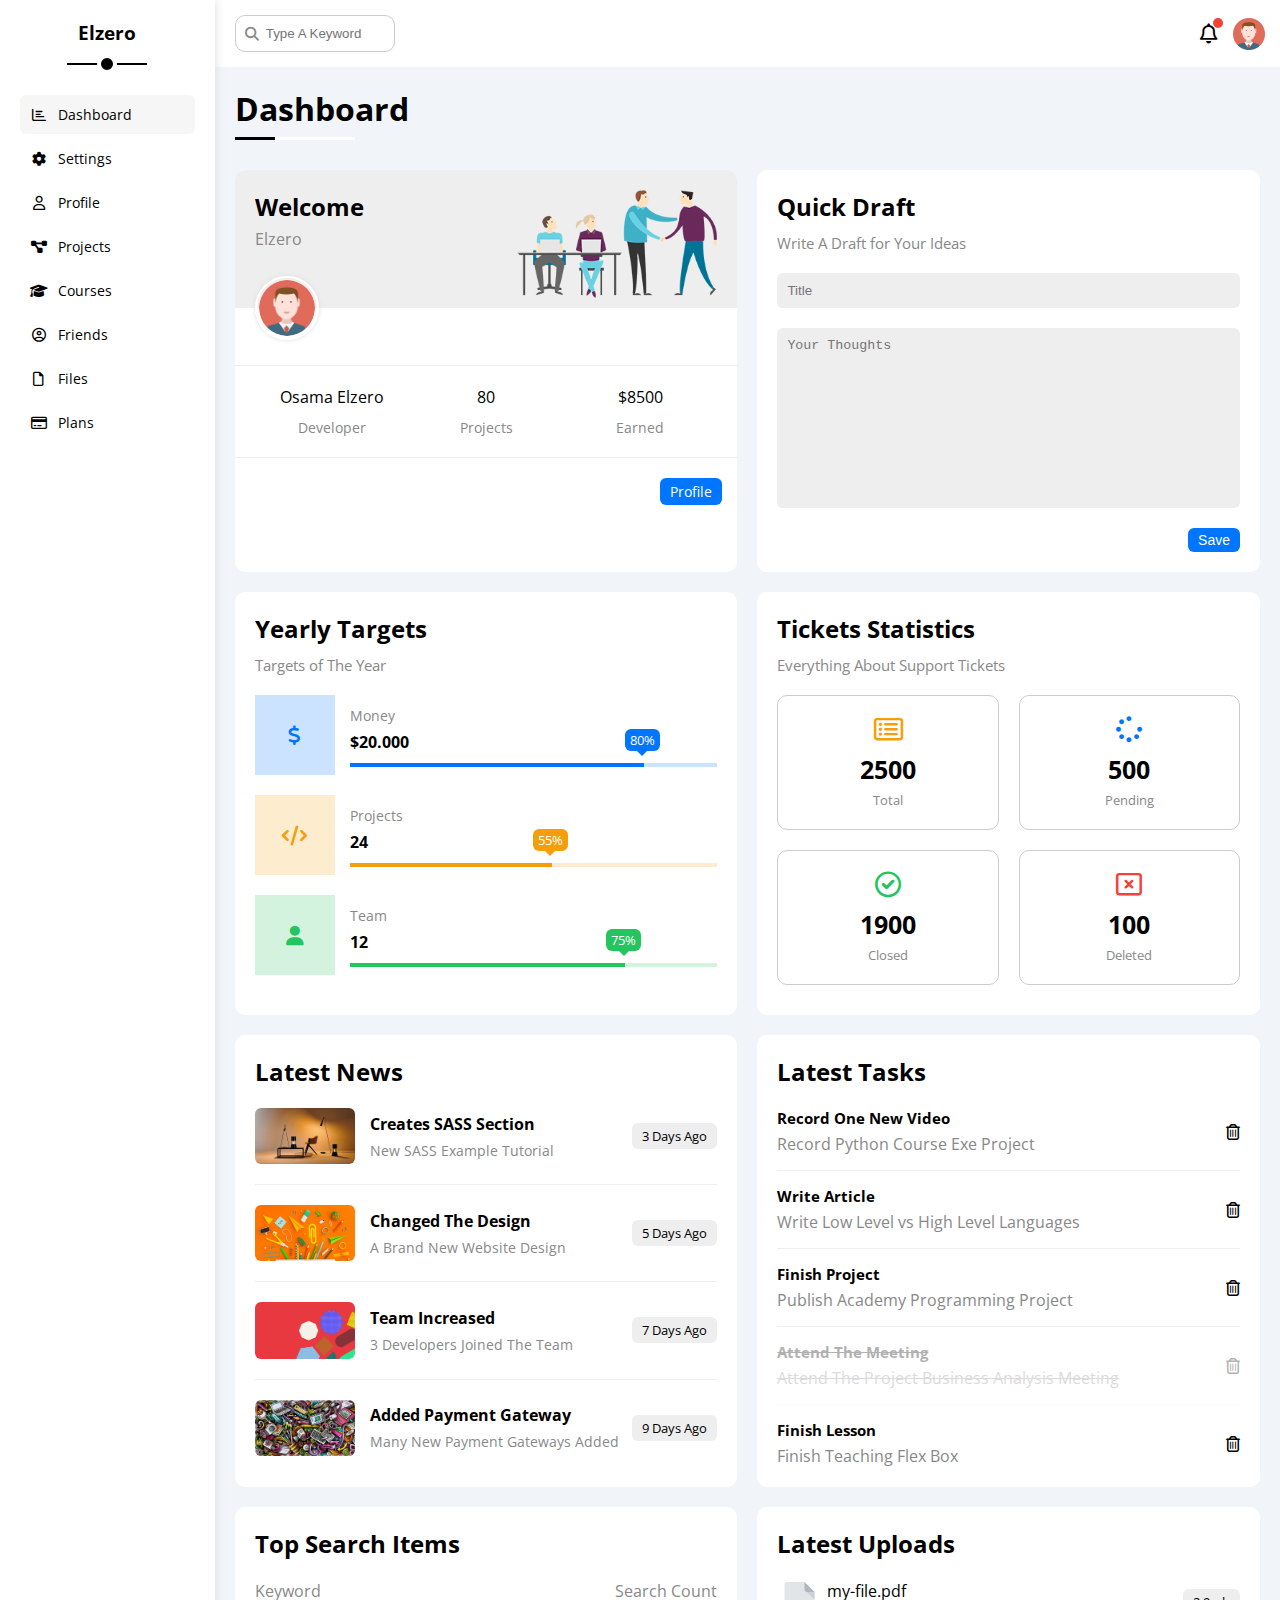
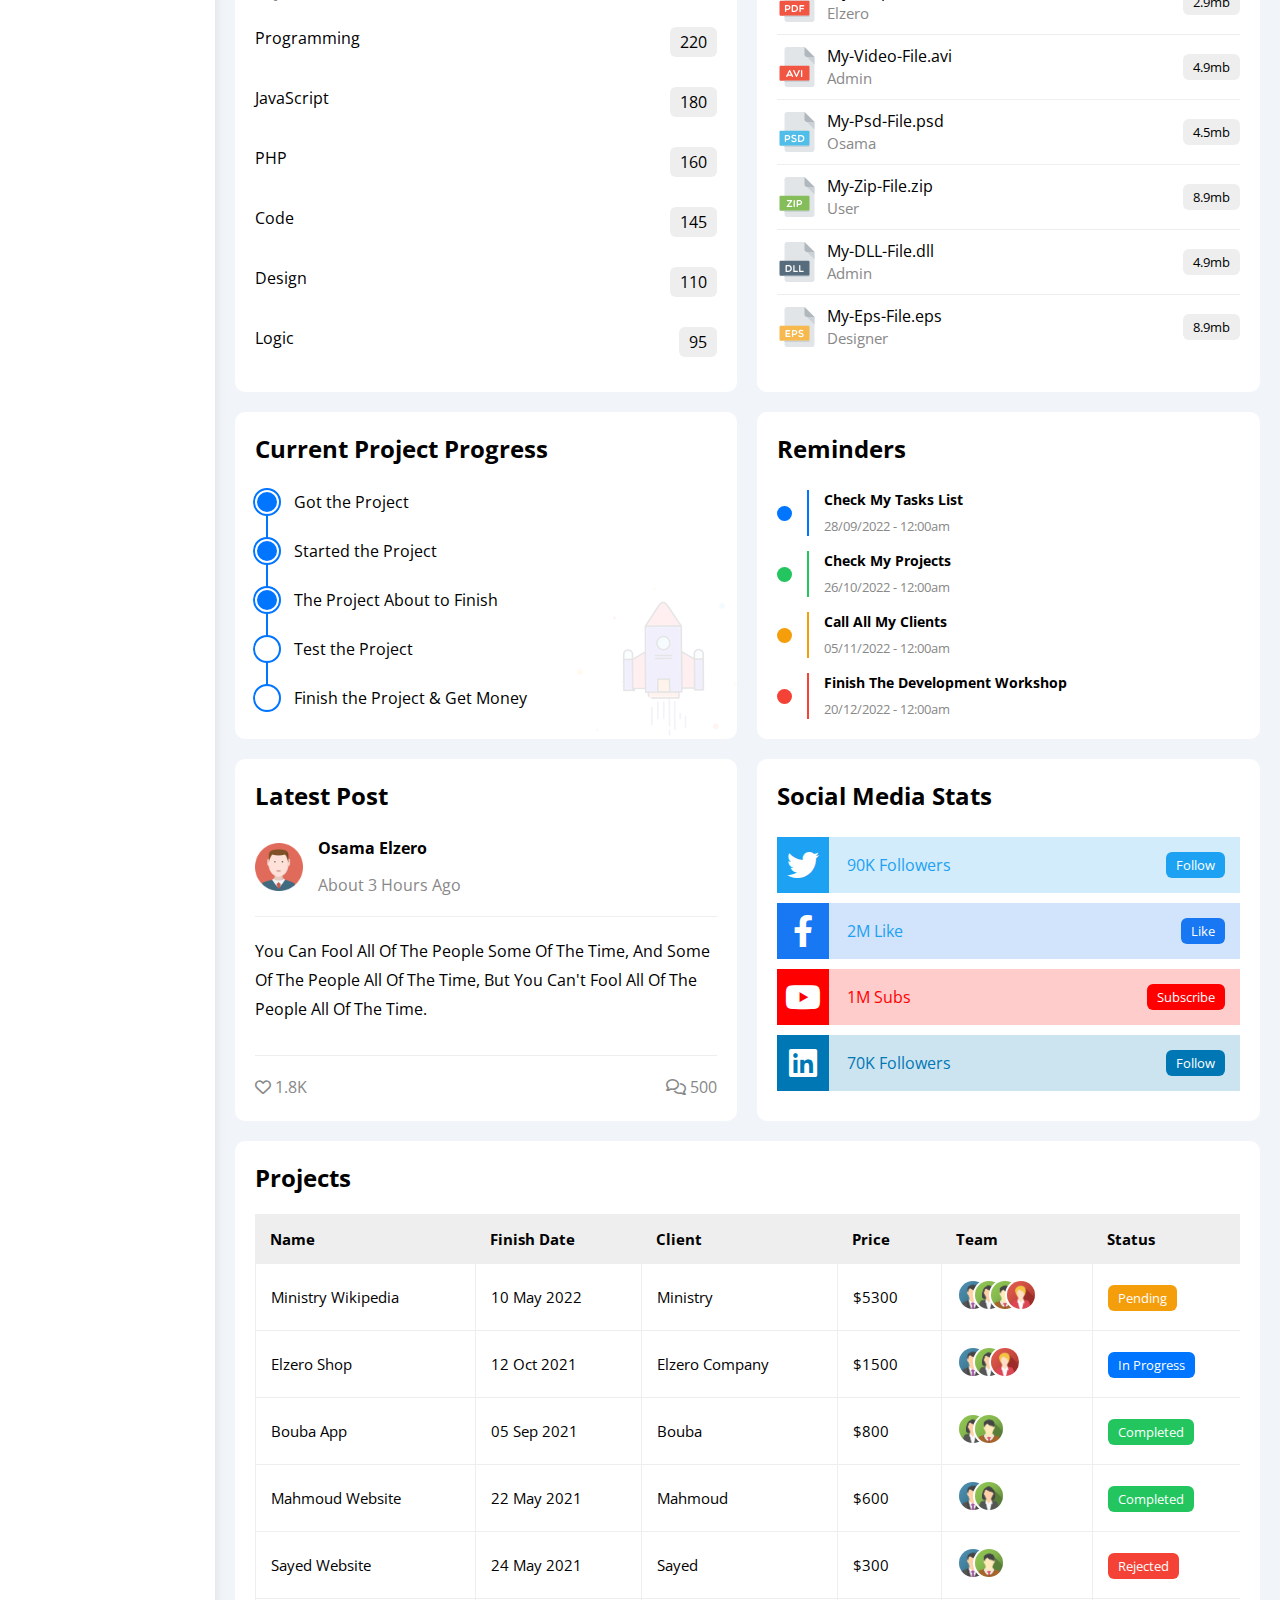
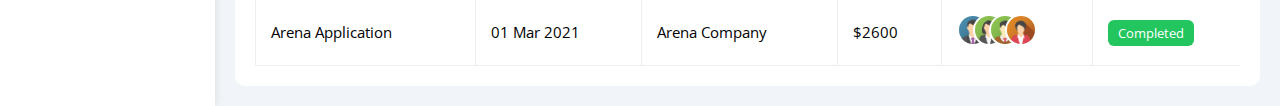
<file: index.html>
<!DOCTYPE html>
<html lang="en">
  <head>
    <meta charset="UTF-8" />
    <meta http-equiv="X-UA-Compatible" content="IE=edge" />
    <meta name="viewport" content="width=device-width, initial-scale=1.0" />
    <title>Dashboard (Me)</title>
    <link rel="stylesheet" href="css/all.min.css" />
    <link rel="stylesheet" href="css/framework.css" />
    <link rel="stylesheet" href="css/master.css" />
    <link rel="preconnect" href="https://fonts.googleapis.com" />
    <link rel="preconnect" href="https://fonts.gstatic.com" crossorigin />
    <link
      href="https://fonts.googleapis.com/css2?family=Open+Sans:wght@300;500&display=swap"
      rel="stylesheet"
    />
  </head>
  <body>
    <div class="page d-flex">
      <div class="sidebar bg-white p-20 p-relative">
        <h3 class="p-relative txt-c mt-0">Elzero</h3>
        <ul>
          <li>
            <a
              class="active d-flex align-center fs-14 c-black rad-6 p-10"
              href="index.html"
            >
              <i class="fa-regular fa-chart-bar fa-fw"></i>
              <span>Dashboard</span>
            </a>
          </li>
          <li>
            <a
              class="d-flex align-center fs-14 c-black rad-6 p-10"
              href="settings.html"
            >
              <i class="fa-solid fa-gear fa-fw"></i>
              <span>Settings</span>
            </a>
          </li>
          <li>
            <a
              class="d-flex align-center fs-14 c-black rad-6 p-10"
              href="profile.html"
            >
              <i class="fa-regular fa-user fa-fw"></i>
              <span>Profile</span>
            </a>
          </li>
          <li>
            <a
              class="d-flex align-center fs-14 c-black rad-6 p-10"
              href="projects.html"
            >
              <i class="fa-solid fa-diagram-project fa-fw"></i>
              <span>Projects</span>
            </a>
          </li>
          <li>
            <a
              class="d-flex align-center fs-14 c-black rad-6 p-10"
              href="courses.html"
            >
              <i class="fa-solid fa-graduation-cap fa-fw"></i>
              <span>Courses</span>
            </a>
          </li>
          <li>
            <a
              class="d-flex align-center fs-14 c-black rad-6 p-10"
              href="friends.html"
            >
              <i class="fa-regular fa-circle-user fa-fw"></i>
              <span>Friends</span>
            </a>
          </li>
          <li>
            <a
              class="d-flex align-center fs-14 c-black rad-6 p-10"
              href="files.html"
            >
              <i class="fa-regular fa-file fa-fw"></i>
              <span>Files</span>
            </a>
          </li>
          <li>
            <a
              class="d-flex align-center fs-14 c-black rad-6 p-10"
              href="plans.html"
            >
              <i class="fa-regular fa-credit-card fa-fw"></i>
              <span>Plans</span>
            </a>
          </li>
        </ul>
      </div>
      <div class="content w-full">
        <!-- Start Head -->
        <div class="head bg-white p-15 between-flex">
          <div class="search p-relative">
            <input class="p-10" type="search" placeholder="Type A Keyword" />
          </div>
          <div class="icons d-flex align-center">
            <span class="notification p-relative">
              <i class="fa-regular fa-bell fa-lg"></i>
            </span>
            <img src="imgs/avatar.png" alt="" />
          </div>
        </div>
        <!-- End Head -->
        <h1 class="p-relative">Dashboard</h1>
        <div class="wrapper d-grid gap-20">
          <!-- Start Welcome Widget -->
          <div class="welcome bg-white rad-10 txt-c-mobile block-mobile">
            <div class="intro p-20 d-flex space-between bg-eee">
              <div>
                <h2 class="m-0">Welcome</h2>
                <p class="c-grey mt-5">Elzero</p>
              </div>
              <img class="hide-mobile" src="imgs/welcome.png" alt="" />
            </div>
            <img src="imgs/avatar.png" class="avatar" alt="" />
            <div class="body txt-c d-flex p-20 mt-20 mb-20 block-mobile">
              <div>
                Osama Elzero
                <span class="d-block c-grey fs-14 mt-10">Developer</span>
              </div>
              <div>
                80 <span class="d-block c-grey fs-14 mt-10">Projects</span>
              </div>
              <div>
                $8500 <span class="d-block c-grey fs-14 mt-10">Earned</span>
              </div>
            </div>
            <a
              href="profile.html"
              class="visit d-block fs-14 rad-6 bg-blue c-white w-fit btn-shape"
              >Profile</a
            >
          </div>
          <!-- End Welcome Widget -->
          <!-- Start Quick Draft Widget -->
          <div class="quick-draft p-20 bg-white rad-10">
            <h2 class="mt-0 mb-10">Quick Draft</h2>
            <p class="mt-0 mb-20 c-grey fs-15">Write A Draft for Your Ideas</p>
            <form action="">
              <input
                type="text"
                class="d-block mb-20 w-full p-10 b-none bg-eee rad-6"
                placeholder="Title"
              />
              <textarea
                class="d-block mb-20 w-full p-10 b-none bg-eee rad-6"
                placeholder="Your Thoughts"
              ></textarea>
              <input
                type="submit"
                value="Save"
                class="save d-block fs-14 bg-blue c-white b-none w-fit btn-shape"
              />
            </form>
          </div>
          <!-- End Quick Draft Widget -->
          <!-- Start Targets -->
          <div class="targets p-20 bg-white rad-10">
            <h2 class="mt-0 mb-10">Yearly Targets</h2>
            <p class="mt-0 mb-20 c-grey fs-15">Targets of The Year</p>
            <div class="target-row mb-20 d-flex align-center blue">
              <div class="icon center-flex">
                <i class="fa-solid fa-dollar-sign fa-lg c-blue"></i>
              </div>
              <div class="details">
                <span class="fs-14 c-grey">Money</span>
                <span class="d-block mt-5 mb-10 fw-bold">$20.000</span>
                <div class="progress p-relative">
                  <span class="bg-blue blue" style="width: 80%">
                    <span class="bg-blue">80%</span>
                  </span>
                </div>
              </div>
            </div>
            <div class="target-row mb-20 d-flex align-center orange">
              <div class="icon center-flex">
                <i class="fa-solid fa-code fa-lg c-orange"></i>
              </div>
              <div class="details">
                <span class="fs-14 c-grey">Projects</span>
                <span class="d-block mt-5 mb-10 fw-bold">24</span>
                <div class="progress p-relative">
                  <span class="bg-orange orange" style="width: 55%">
                    <span class="bg-orange">55%</span>
                  </span>
                </div>
              </div>
            </div>
            <div class="target-row mb-20 d-flex align-center green">
              <div class="icon center-flex">
                <i class="fa-solid fa-user fa-lg c-green"></i>
              </div>
              <div class="details">
                <span class="fs-14 c-grey">Team</span>
                <span class="d-block mt-5 mb-10 fw-bold">12</span>
                <div class="progress p-relative">
                  <span class="bg-green green" style="width: 75%">
                    <span class="bg-green">75%</span>
                  </span>
                </div>
              </div>
            </div>
          </div>
          <!-- End Targets -->
          <!-- Start Tickets Widget -->
          <div class="tickets p-20 bg-white rad-10">
            <h2 class="mt-0 mb-10">Tickets Statistics</h2>
            <p class="mt-0 mb-20 c-grey fs-15">
              Everything About Support Tickets
            </p>
            <div class="d-flex txt-c gap-20 f-wrap">
              <div class="box p-20 rad-10 fs-13 c-grey">
                <i
                  class="fa-regular fa-rectangle-list fa-2x mb-10 c-orange"
                ></i>
                <span class="d-block c-black fw-bold fs-25 mb-5">2500</span>
                Total
              </div>
              <div class="box p-20 rad-10 fs-13 c-grey">
                <i class="fa-solid fa-spinner fa-2x mb-10 c-blue"></i>
                <span class="d-block c-black fw-bold fs-25 mb-5">500</span>
                Pending
              </div>
              <div class="box p-20 rad-10 fs-13 c-grey">
                <i class="fa-regular fa-circle-check fa-2x mb-10 c-green"></i>
                <span class="d-block c-black fw-bold fs-25 mb-5">1900</span>
                Closed
              </div>
              <div class="box p-20 rad-10 fs-13 c-grey">
                <i class="fa-regular fa-rectangle-xmark fa-2x mb-10 c-red"></i>
                <span class="d-block c-black fw-bold fs-25 mb-5">100</span>
                Deleted
              </div>
            </div>
          </div>
          <!-- End Tickets Widget -->
          <!-- Start Latest News -->
          <div class="latest-news p-20 bg-white rad-10 txt-c-mobile">
            <h2 class="mt-0 mb-20">Latest News</h2>
            <div class="news-row d-flex align-center">
              <img src="imgs/news-01.png" alt="" />
              <div class="info">
                <h3>Creates SASS Section</h3>
                <p class="m-0 fs-14 c-grey">New SASS Example Tutorial</p>
              </div>
              <div class="btn-shape bg-eee fs-13 label">3 Days Ago</div>
            </div>
            <div class="news-row d-flex align-center">
              <img src="imgs/news-02.png" alt="" />
              <div class="info">
                <h3>Changed The Design</h3>
                <p class="m-0 fs-14 c-grey">A Brand New Website Design</p>
              </div>
              <div class="btn-shape bg-eee fs-13 label">5 Days Ago</div>
            </div>
            <div class="news-row d-flex align-center">
              <img src="imgs/news-03.png" alt="" />
              <div class="info">
                <h3>Team Increased</h3>
                <p class="m-0 fs-14 c-grey">3 Developers Joined The Team</p>
              </div>
              <div class="btn-shape bg-eee fs-13 label">7 Days Ago</div>
            </div>
            <div class="news-row d-flex align-center">
              <img src="imgs/news-04.png" alt="" />
              <div class="info">
                <h3>Added Payment Gateway</h3>
                <p class="m-0 fs-14 c-grey">Many New Payment Gateways Added</p>
              </div>
              <div class="btn-shape bg-eee fs-13 label">9 Days Ago</div>
            </div>
          </div>
          <!-- End Latest News -->
          <!-- Start Tasks -->
          <div class="tasks p-20 bg-white rad-10">
            <h2 class="mt-0 mb-20">Latest Tasks</h2>
            <div class="task-row between-flex">
              <div class="info">
                <h3 class="mt-0 mb-5 fs-15">Record One New Video</h3>
                <p class="m-0 c-grey">Record Python Course Exe Project</p>
              </div>
              <i class="fa-regular fa-trash-can delete"></i>
            </div>
            <div class="task-row between-flex">
              <div class="info">
                <h3 class="mt-0 mb-5 fs-15">Write Article</h3>
                <p class="m-0 c-grey">
                  Write Low Level vs High Level Languages
                </p>
              </div>
              <i class="fa-regular fa-trash-can delete"></i>
            </div>
            <div class="task-row between-flex">
              <div class="info">
                <h3 class="mt-0 mb-5 fs-15">Finish Project</h3>
                <p class="m-0 c-grey">Publish Academy Programming Project</p>
              </div>
              <i class="fa-regular fa-trash-can delete"></i>
            </div>
            <div class="task-row between-flex done">
              <div class="info">
                <h3 class="mt-0 mb-5 fs-15">Attend The Meeting</h3>
                <p class="m-0 c-grey">
                  Attend The Project Business Analysis Meeting
                </p>
              </div>
              <i class="fa-regular fa-trash-can delete"></i>
            </div>
            <div class="task-row between-flex">
              <div class="info">
                <h3 class="mt-0 mb-5 fs-15">Finish Lesson</h3>
                <p class="m-0 c-grey">Finish Teaching Flex Box</p>
              </div>
              <i class="fa-regular fa-trash-can delete"></i>
            </div>
          </div>
          <!-- End Tasks -->
          <!-- Start Top Search Word Widget -->
          <div class="search-items p-20 bg-white rad-10">
            <h2 class="mt-0 mb-20">Top Search Items</h2>
            <div class="items-head d-flex space-between c-grey mb-10">
              <div>Keyword</div>
              <div>Search Count</div>
            </div>
            <div class="items d-flex space-between pt-15 pb-15">
              <span>Programming</span>
              <span class="bg-eee fs-130 btn-shape">220</span>
            </div>
            <div class="items d-flex space-between pt-15 pb-15">
              <span>JavaScript</span>
              <span class="bg-eee fs-130 btn-shape">180</span>
            </div>
            <div class="items d-flex space-between pt-15 pb-15">
              <span>PHP</span>
              <span class="bg-eee fs-130 btn-shape">160</span>
            </div>
            <div class="items d-flex space-between pt-15 pb-15">
              <span>Code</span>
              <span class="bg-eee fs-130 btn-shape">145</span>
            </div>
            <div class="items d-flex space-between pt-15 pb-15">
              <span>Design</span>
              <span class="bg-eee fs-130 btn-shape">110</span>
            </div>
            <div class="items d-flex space-between pt-15 pb-15">
              <span>Logic</span>
              <span class="bg-eee fs-130 btn-shape">95</span>
            </div>
          </div>
          <!-- End Top Search Word Widget -->
          <!-- Start Latest Uploads -->
          <div class="latest-uploads p-20 bg-white rad-10">
            <h2 class="mt-0 mb-20">Latest Uploads</h2>
            <ul class="m-0">
              <li class="between-flex pb-10 mb-10">
                <div class="d-flex align-center">
                  <img class="mr-10" src="imgs/pdf.svg" alt="" />
                  <div>
                    <span class="d-block">my-file.pdf</span>
                    <span class="fs-15 c-grey">Elzero</span>
                  </div>
                </div>
                <div class="bg-eee btn-shape fs-13">2.9mb</div>
              </li>
              <li class="between-flex pb-10 mb-10">
                <div class="d-flex align-center">
                  <img class="mr-10" src="imgs/avi.svg" alt="" />
                  <div>
                    <span class="d-block">My-Video-File.avi</span>
                    <span class="fs-15 c-grey">Admin</span>
                  </div>
                </div>
                <div class="bg-eee btn-shape fs-13">4.9mb</div>
              </li>
              <li class="between-flex pb-10 mb-10">
                <div class="d-flex align-center">
                  <img class="mr-10" src="imgs/psd.svg" alt="" />
                  <div>
                    <span class="d-block">My-Psd-File.psd</span>
                    <span class="fs-15 c-grey">Osama</span>
                  </div>
                </div>
                <div class="bg-eee btn-shape fs-13">4.5mb</div>
              </li>
              <li class="between-flex pb-10 mb-10">
                <div class="d-flex align-center">
                  <img class="mr-10" src="imgs/zip.svg" alt="" />
                  <div>
                    <span class="d-block">My-Zip-File.zip</span>
                    <span class="fs-15 c-grey">User</span>
                  </div>
                </div>
                <div class="bg-eee btn-shape fs-13">8.9mb</div>
              </li>
              <li class="between-flex pb-10 mb-10">
                <div class="d-flex align-center">
                  <img class="mr-10" src="imgs/dll.svg" alt="" />
                  <div>
                    <span class="d-block">My-DLL-File.dll</span>
                    <span class="fs-15 c-grey">Admin</span>
                  </div>
                </div>
                <div class="bg-eee btn-shape fs-13">4.9mb</div>
              </li>
              <li class="between-flex pb-10 mb-10">
                <div class="d-flex align-center">
                  <img class="mr-10" src="imgs/eps.svg" alt="" />
                  <div>
                    <span class="d-block">My-Eps-File.eps</span>
                    <span class="fs-15 c-grey">Designer</span>
                  </div>
                </div>
                <div class="bg-eee btn-shape fs-13">8.9mb</div>
              </li>
            </ul>
          </div>
          <!-- End Latest Uploads -->
          <!-- Start Last Project Progress Widget -->
          <div class="last-project p-20 bg-white rad-10 p-relative">
            <h2 class="mt-0 mb-20">Current Project Progress</h2>
            <ul class="m-0 p-relative">
              <li class="mt-25 d-flex align-center done">Got the Project</li>
              <li class="mt-25 d-flex align-center done">
                Started the Project
              </li>
              <li class="mt-25 d-flex align-center done">
                The Project About to Finish
              </li>
              <li class="mt-25 d-flex align-center current">
                Test the Project
              </li>
              <li class="mt-25 d-flex align-center">
                Finish the Project & Get Money
              </li>
            </ul>
            <img
              class="launch-icon hide-mobile"
              src="imgs/project.png"
              alt=""
            />
          </div>
          <!-- End Last Project Progress Widget -->
          <!-- Start Reminders Widget -->
          <div class="reminders p-20 bg-white rad-10 p-relative">
            <h2 class="mt-0 mb-25">Reminders</h2>
            <ul class="m-0">
              <li class="d-flex align-center mt-15">
                <span class="key bg-blue mr-15 d-block rad-half"></span>
                <div class="pl-15 blue">
                  <p class="fs-14 fw-bold mt-0 mb-5">Check My Tasks List</p>
                  <span class="fs-13 c-grey">28/09/2022 - 12:00am</span>
                </div>
              </li>
              <li class="d-flex align-center mt-15">
                <span class="key bg-green mr-15 d-block rad-half"></span>
                <div class="pl-15 green">
                  <p class="fs-14 fw-bold mt-0 mb-5">Check My Projects</p>
                  <span class="fs-13 c-grey">26/10/2022 - 12:00am</span>
                </div>
              </li>
              <li class="d-flex align-center mt-15">
                <span class="key bg-orange mr-15 d-block rad-half"></span>
                <div class="pl-15 orange">
                  <p class="fs-14 fw-bold mt-0 mb-5">Call All My Clients</p>
                  <span class="fs-13 c-grey">05/11/2022 - 12:00am</span>
                </div>
              </li>
              <li class="d-flex align-center mt-15">
                <span class="key bg-red mr-15 d-block rad-half"></span>
                <div class="pl-15 red">
                  <p class="fs-14 fw-bold mt-0 mb-5">
                    Finish The Development Workshop
                  </p>
                  <span class="fs-13 c-grey">20/12/2022 - 12:00am</span>
                </div>
              </li>
            </ul>
          </div>
          <!-- End Reminders Widget -->
          <!-- Start Latest Post Widget -->
          <div class="latest-post p-20 bg-white rad-10 p-relative">
            <h2 class="mt-0 mb-25">Latest Post</h2>
            <div class="top d-flex align-center">
              <img class="avatar mr-15" src="imgs/avatar.png" alt="" />
              <div class="info">
                <span class="d-block mb-15 fw-bold">Osama Elzero</span>
                <span class="c-grey">About 3 Hours Ago</span>
              </div>
            </div>
            <div class="post-content txt-c-mobile pt-20 pb-20 mt-20 mb-20">
              You Can Fool All Of The People Some Of The Time, And Some Of The
              People All Of The Time, But You Can't Fool All Of The People All
              Of The Time.
            </div>
            <div class="post-stats between-flex c-grey">
              <div>
                <i class="fa-regular fa-heart"></i>
                <span>1.8K</span>
              </div>
              <div>
                <i class="fa-regular fa-comments"></i>
                <span>500</span>
              </div>
            </div>
          </div>
          <!-- End Latest Post Widget -->
          <!-- Start Social Media Stats Widget -->
          <div class="social-media p-20 bg-white rad-10 p-relative">
            <h2 class="mt-0 mb-25">Social Media Stats</h2>
            <div class="box twitter p-15 p-relative mb-10 between-flex">
              <i class="fa-brands fa-twitter fa-2x c-white h-full center-flex"></i>
              <span>90K Followers</span>
              <a class="fs-13 c-white btn-shape" href="#">Follow</a>
            </div>
            <div class="box facebook p-15 p-relative mb-10 between-flex">
              <i class="fa-brands fa-facebook-f fa-2x c-white h-full center-flex"></i>
              <span>2M Like</span>
              <a class="fs-13 c-white btn-shape" href="#">Like</a>
            </div>
            <div class="box youtube p-15 p-relative mb-10 between-flex">
              <i class="fa-brands fa-youtube fa-2x c-white h-full center-flex"></i>
              <span>1M Subs</span>
              <a class="fs-13 c-white btn-shape" href="#">Subscribe</a>
            </div>
            <div class="box linkedin p-15 p-relative mb-10 between-flex">
              <i class="fa-brands fa-linkedin fa-2x c-white h-full center-flex"></i>
              <span>70K Followers</span>
              <a class="fs-13 c-white btn-shape" href="#">Follow</a>
            </div>
          </div>
          <!-- End Social Media Stats Widget -->
        </div>
        <!-- Start Projects Table -->
        <div class="projects p-20 bg-white rad-10 m-20">
          <h2 class="mt-0 mb-20">Projects</h2>
          <div class="responsive-table">
            <table class="fs-15 w-full">
              <thead>
                <tr>
                  <td>Name</td>
                  <td>Finish Date</td>
                  <td>Client</td>
                  <td>Price</td>
                  <td>Team</td>
                  <td>Status</td>
                </tr>
              </thead>
              <tbody>
                <tr>
                  <td>Ministry Wikipedia</td>
                  <td>10 May 2022</td>
                  <td>Ministry</td>
                  <td>$5300</td>
                  <td>
                    <img decoding="async" src="imgs/team-01.png" alt="" />
                    <img decoding="async" src="imgs/team-02.png" alt="" />
                    <img decoding="async" src="imgs/team-03.png" alt="" />
                    <img decoding="async" src="imgs/team-05.png" alt="" />
                  </td>
                  <td>
                    <span class="label btn-shape bg-orange c-white">Pending</span>
                  </td>
                </tr>
                <tr>
                  <td>Elzero Shop</td>
                  <td>12 Oct 2021</td>
                  <td>Elzero Company</td>
                  <td>$1500</td>
                  <td>
                    <img decoding="async" src="imgs/team-01.png" alt="" />
                    <img decoding="async" src="imgs/team-02.png" alt="" />
                    <img decoding="async" src="imgs/team-05.png" alt="" />
                  </td>
                  <td><span class="label btn-shape bg-blue c-white">In Progress</span></td>
                </tr>
                <tr>
                  <td>Bouba App</td>
                  <td>05 Sep 2021</td>
                  <td>Bouba</td>
                  <td>$800</td>
                  <td>
                    <img decoding="async" src="imgs/team-02.png" alt="" />
                    <img decoding="async" src="imgs/team-03.png" alt="" />
                  </td>
                  <td><span class="label btn-shape bg-green c-white">Completed</span></td>
                </tr>
                <tr>
                  <td>Mahmoud Website</td>
                  <td>22 May 2021</td>
                  <td>Mahmoud</td>
                  <td>$600</td>
                  <td>
                    <img decoding="async" src="imgs/team-01.png" alt="" />
                    <img decoding="async" src="imgs/team-02.png" alt="" />
                  </td>
                  <td><span class="label btn-shape bg-green c-white">Completed</span></td>
                </tr>
                <tr>
                  <td>Sayed Website</td>
                  <td>24 May 2021</td>
                  <td>Sayed</td>
                  <td>$300</td>
                  <td>
                    <img decoding="async" src="imgs/team-01.png" alt="" />
                    <img decoding="async" src="imgs/team-03.png" alt="" />
                  </td>
                  <td><span class="label btn-shape bg-red c-white">Rejected</span></td>
                </tr>
                <tr>
                  <td>Arena Application</td>
                  <td>01 Mar 2021</td>
                  <td>Arena Company</td>
                  <td>$2600</td>
                  <td>
                    <img decoding="async" src="imgs/team-01.png" alt="" />
                    <img decoding="async" src="imgs/team-02.png" alt="" />
                    <img decoding="async" src="imgs/team-03.png" alt="" />
                    <img decoding="async" src="imgs/team-04.png" alt="" />
                  </td>
                  <td><span class="label btn-shape bg-green c-white">Completed</span></td>
                </tr>
              </tbody>
            </table>
          </div>
        </div>
        <!-- End Projects Table -->
      </div>
    </div>
  </body>
</html>
</file>
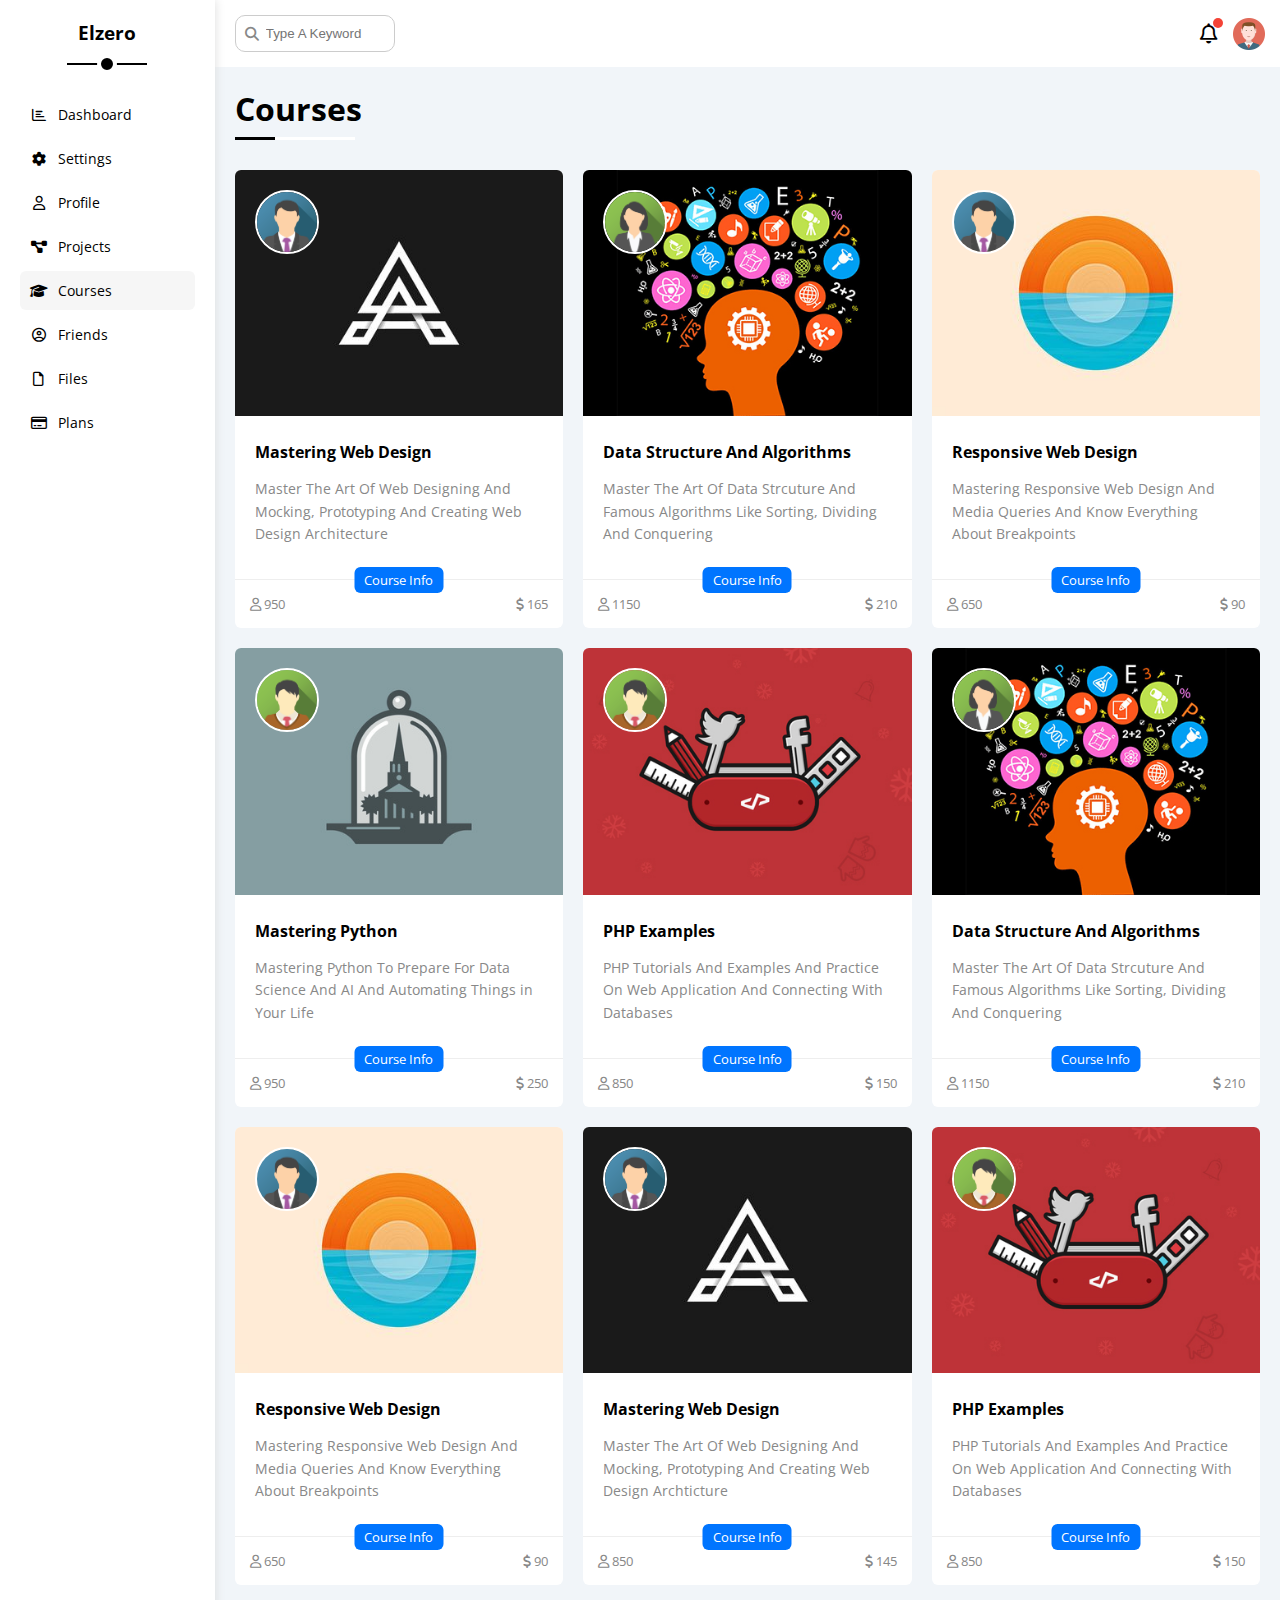
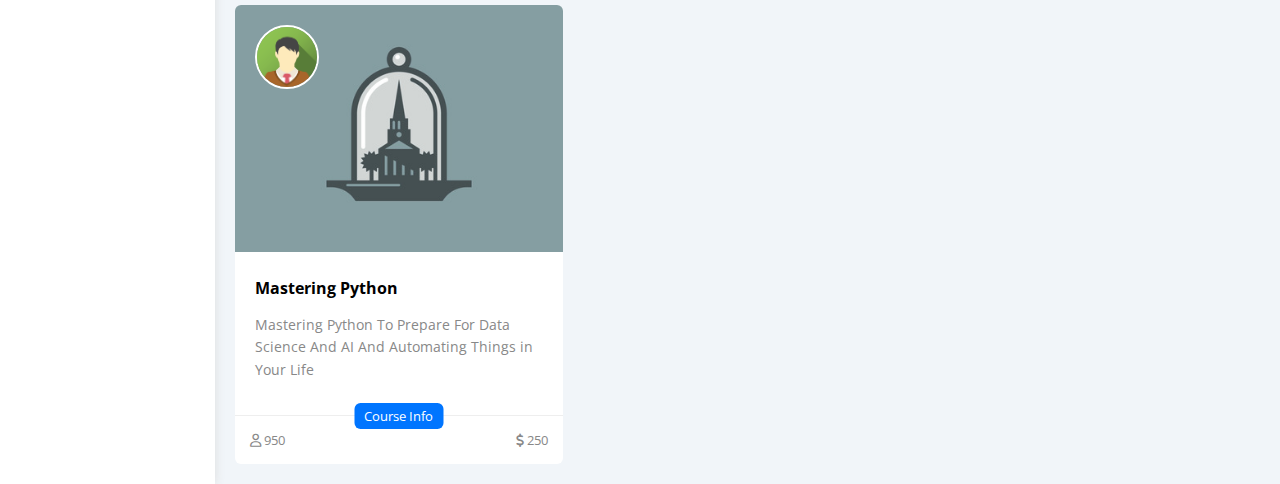
<file: courses.html>
<!DOCTYPE html>
<html lang="en">
  <head>
    <meta charset="UTF-8" />
    <meta http-equiv="X-UA-Compatible" content="IE=edge" />
    <meta name="viewport" content="width=device-width, initial-scale=1.0" />
    <title>Courses</title>
    <link rel="stylesheet" href="css/all.min.css" />
    <link rel="stylesheet" href="css/framework.css" />
    <link rel="stylesheet" href="css/master.css" />
    <link rel="preconnect" href="https://fonts.googleapis.com" />
    <link rel="preconnect" href="https://fonts.gstatic.com" crossorigin />
    <link
      href="https://fonts.googleapis.com/css2?family=Open+Sans:wght@300;500&display=swap"
      rel="stylesheet"
    />
  </head>
  <body>
    <div class="page d-flex">
      <div class="sidebar bg-white p-20 p-relative">
        <h3 class="p-relative txt-c mt-0">Elzero</h3>
        <ul>
          <li>
            <a
              class="d-flex align-center fs-14 c-black rad-6 p-10"
              href="index.html"
            >
              <i class="fa-regular fa-chart-bar fa-fw"></i>
              <span>Dashboard</span>
            </a>
          </li>
          <li>
            <a
              class="d-flex align-center fs-14 c-black rad-6 p-10"
              href="settings.html"
            >
              <i class="fa-solid fa-gear fa-fw"></i>
              <span>Settings</span>
            </a>
          </li>
          <li>
            <a
              class="d-flex align-center fs-14 c-black rad-6 p-10"
              href="profile.html"
            >
              <i class="fa-regular fa-user fa-fw"></i>
              <span>Profile</span>
            </a>
          </li>
          <li>
            <a
              class="d-flex align-center fs-14 c-black rad-6 p-10"
              href="projects.html"
            >
              <i class="fa-solid fa-diagram-project fa-fw"></i>
              <span>Projects</span>
            </a>
          </li>
          <li>
            <a
              class="active d-flex align-center fs-14 c-black rad-6 p-10"
              href="courses.html"
            >
              <i class="fa-solid fa-graduation-cap fa-fw"></i>
              <span>Courses</span>
            </a>
          </li>
          <li>
            <a
              class="d-flex align-center fs-14 c-black rad-6 p-10"
              href="friends.html"
            >
              <i class="fa-regular fa-circle-user fa-fw"></i>
              <span>Friends</span>
            </a>
          </li>
          <li>
            <a
              class="d-flex align-center fs-14 c-black rad-6 p-10"
              href="files.html"
            >
              <i class="fa-regular fa-file fa-fw"></i>
              <span>Files</span>
            </a>
          </li>
          <li>
            <a
              class="d-flex align-center fs-14 c-black rad-6 p-10"
              href="plans.html"
            >
              <i class="fa-regular fa-credit-card fa-fw"></i>
              <span>Plans</span>
            </a>
          </li>
        </ul>
      </div>
      <div class="content w-full">
        <!-- Start Head -->
        <div class="head bg-white p-15 between-flex">
          <div class="search p-relative">
            <input class="p-10" type="search" placeholder="Type A Keyword" />
          </div>
          <div class="icons d-flex align-center">
            <span class="notification p-relative">
              <i class="fa-regular fa-bell fa-lg"></i>
            </span>
            <img src="imgs/avatar.png" alt="" />
          </div>
        </div>
        <!-- End Head -->
        <h1 class="p-relative">Courses</h1>
        <div class="courses-page d-grid m-20 gap-20">
          <div class="course bg-white rad-6 p-relative">
            <img decoding="async" class="cover" src="imgs/course-01.jpg" alt="" />
            <img decoding="async" class="instructor" src="imgs/team-01.png" alt="" />
            <div class="p-20">
              <h4 class="m-0">Mastering Web Design</h4>
              <p class="description c-grey mt-15 fs-14">
                Master The Art Of Web Designing And Mocking, Prototyping And Creating Web Design Architecture
              </p>
            </div>
            <div class="info p-15 p-relative between-flex">
              <span class="title bg-blue c-white btn-shape">Course Info</span>
              <span class="c-grey">
                <i class="fa-regular fa-user"></i>
                950
              </span>
              <span class="c-grey">
                <i class="fa-solid fa-dollar-sign"></i>
                165
              </span>
            </div>
          </div>
          <div class="course bg-white rad-6 p-relative">
            <img decoding="async" class="cover" src="imgs/course-02.jpg" alt="" />
            <img decoding="async" class="instructor" src="imgs/team-02.png" alt="" />
            <div class="p-20">
              <h4 class="m-0">Data Structure And Algorithms</h4>
              <p class="description c-grey mt-15 fs-14">
                Master The Art Of Data Strcuture And Famous Algorithms Like Sorting, Dividing And Conquering
              </p>
            </div>
            <div class="info p-15 p-relative between-flex">
              <span class="title bg-blue c-white btn-shape">Course Info</span>
              <span class="c-grey"> <i class="fa-regular fa-user"></i> 1150</span>
              <span class="c-grey"><i class="fa-solid fa-dollar-sign"></i> 210</span>
            </div>
          </div>
          <div class="course bg-white rad-6 p-relative">
            <img decoding="async" class="cover" src="imgs/course-03.jpg" alt="" />
            <img decoding="async" class="instructor" src="imgs/team-01.png" alt="" />
            <div class="p-20">
              <h4 class="m-0">Responsive Web Design</h4>
              <p class="description c-grey mt-15 fs-14">
                Mastering Responsive Web Design And Media Queries And Know Everything About Breakpoints
              </p>
            </div>
            <div class="info p-15 p-relative between-flex">
              <span class="title bg-blue c-white btn-shape">Course Info</span>
              <span class="c-grey"> <i class="fa-regular fa-user"></i> 650</span>
              <span class="c-grey"><i class="fa-solid fa-dollar-sign"></i> 90</span>
            </div>
          </div>
          <div class="course bg-white rad-6 p-relative">
            <img decoding="async" class="cover" src="imgs/course-04.jpg" alt="" />
            <img decoding="async" class="instructor" src="imgs/team-03.png" alt="" />
            <div class="p-20">
              <h4 class="m-0">Mastering Python</h4>
              <p class="description c-grey mt-15 fs-14">
                Mastering Python To Prepare For Data Science And AI And Automating Things in Your Life
              </p>
            </div>
            <div class="info p-15 p-relative between-flex">
              <span class="title bg-blue c-white btn-shape">Course Info</span>
              <span class="c-grey"> <i class="fa-regular fa-user"></i> 950</span>
              <span class="c-grey"><i class="fa-solid fa-dollar-sign"></i> 250</span>
            </div>
          </div>
          <div class="course bg-white rad-6 p-relative">
            <img decoding="async" class="cover" src="imgs/course-05.jpg" alt="" />
            <img decoding="async" class="instructor" src="imgs/team-03.png" alt="" />
            <div class="p-20">
              <h4 class="m-0">PHP Examples</h4>
              <p class="description c-grey mt-15 fs-14">
                PHP Tutorials And Examples And Practice On Web Application And Connecting With Databases
              </p>
            </div>
            <div class="info p-15 p-relative between-flex">
              <span class="title bg-blue c-white btn-shape">Course Info</span>
              <span class="c-grey"> <i class="fa-regular fa-user"></i> 850</span>
              <span class="c-grey"><i class="fa-solid fa-dollar-sign"></i> 150</span>
            </div>
          </div>
          <div class="course bg-white rad-6 p-relative">
            <img decoding="async" class="cover" src="imgs/course-02.jpg" alt="" />
            <img decoding="async" class="instructor" src="imgs/team-02.png" alt="" />
            <div class="p-20">
              <h4 class="m-0">Data Structure And Algorithms</h4>
              <p class="description c-grey mt-15 fs-14">
                Master The Art Of Data Strcuture And Famous Algorithms Like Sorting, Dividing And Conquering
              </p>
            </div>
            <div class="info p-15 p-relative between-flex">
              <span class="title bg-blue c-white btn-shape">Course Info</span>
              <span class="c-grey"> <i class="fa-regular fa-user"></i> 1150</span>
              <span class="c-grey"><i class="fa-solid fa-dollar-sign"></i> 210</span>
            </div>
          </div>
          <div class="course bg-white rad-6 p-relative">
            <img decoding="async" class="cover" src="imgs/course-03.jpg" alt="" />
            <img decoding="async" class="instructor" src="imgs/team-01.png" alt="" />
            <div class="p-20">
              <h4 class="m-0">Responsive Web Design</h4>
              <p class="description c-grey mt-15 fs-14">
                Mastering Responsive Web Design And Media Queries And Know Everything About Breakpoints
              </p>
            </div>
            <div class="info p-15 p-relative between-flex">
              <span class="title bg-blue c-white btn-shape">Course Info</span>
              <span class="c-grey"> <i class="fa-regular fa-user"></i> 650</span>
              <span class="c-grey"><i class="fa-solid fa-dollar-sign"></i> 90</span>
            </div>
          </div>
          <div class="course bg-white rad-6 p-relative">
            <img decoding="async" class="cover" src="imgs/course-01.jpg" alt="" />
            <img decoding="async" class="instructor" src="imgs/team-01.png" alt="" />
            <div class="p-20">
              <h4 class="m-0">Mastering Web Design</h4>
              <p class="description c-grey mt-15 fs-14">
                Master The Art Of Web Designing And Mocking, Prototyping And Creating Web Design Archticture
              </p>
            </div>
            <div class="info p-15 p-relative between-flex">
              <span class="title bg-blue c-white btn-shape">Course Info</span>
              <span class="c-grey"> <i class="fa-regular fa-user"></i> 850</span>
              <span class="c-grey"><i class="fa-solid fa-dollar-sign"></i> 145</span>
            </div>
          </div>
          <div class="course bg-white rad-6 p-relative">
            <img decoding="async" class="cover" src="imgs/course-05.jpg" alt="" />
            <img decoding="async" class="instructor" src="imgs/team-03.png" alt="" />
            <div class="p-20">
              <h4 class="m-0">PHP Examples</h4>
              <p class="description c-grey mt-15 fs-14">
                PHP Tutorials And Examples And Practice On Web Application And Connecting With Databases
              </p>
            </div>
            <div class="info p-15 p-relative between-flex">
              <span class="title bg-blue c-white btn-shape">Course Info</span>
              <span class="c-grey"> <i class="fa-regular fa-user"></i> 850</span>
              <span class="c-grey"><i class="fa-solid fa-dollar-sign"></i> 150</span>
            </div>
          </div>
          <div class="course bg-white rad-6 p-relative">
            <img decoding="async" class="cover" src="imgs/course-04.jpg" alt="" />
            <img decoding="async" class="instructor" src="imgs/team-03.png" alt="" />
            <div class="p-20">
              <h4 class="m-0">Mastering Python</h4>
              <p class="description c-grey mt-15 fs-14">
                Mastering Python To Prepare For Data Science And AI And Automating Things in Your Life
              </p>
            </div>
            <div class="info p-15 p-relative between-flex">
              <span class="title bg-blue c-white btn-shape">Course Info</span>
              <span class="c-grey"> <i class="fa-regular fa-user"></i> 950</span>
              <span class="c-grey"><i class="fa-solid fa-dollar-sign"></i> 250</span>
            </div>
          </div>
        </div>
      </div>
    </div>
  </body>
</html>
</file>
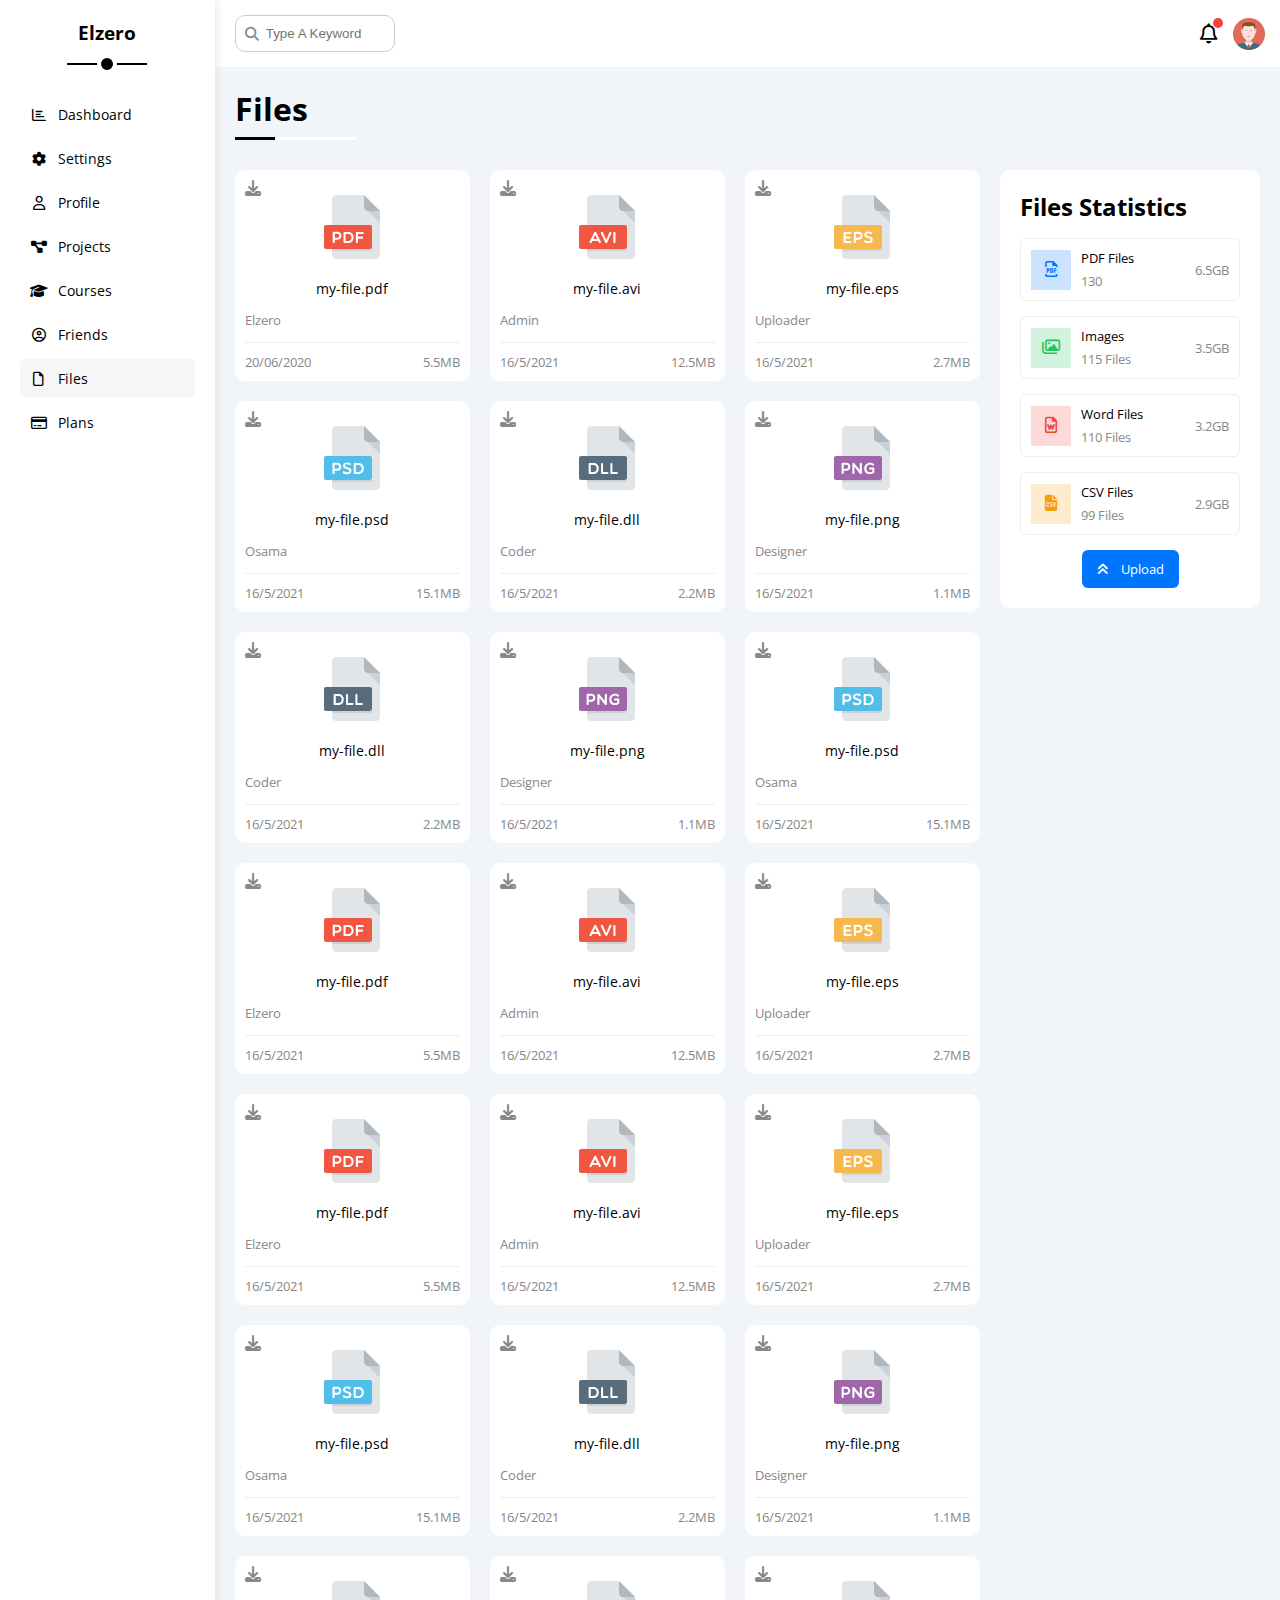
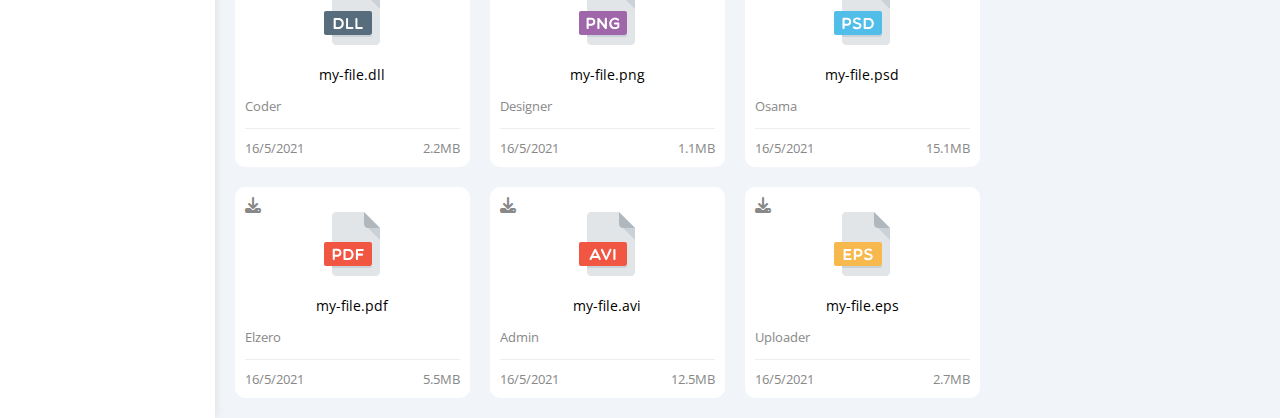
<file: files.html>
<!DOCTYPE html>
<html lang="en">
  <head>
    <meta charset="UTF-8" />
    <meta http-equiv="X-UA-Compatible" content="IE=edge" />
    <meta name="viewport" content="width=device-width, initial-scale=1.0" />
    <title>Files</title>
    <link rel="stylesheet" href="css/all.min.css" />
    <link rel="stylesheet" href="css/framework.css" />
    <link rel="stylesheet" href="css/master.css" />
    <link rel="preconnect" href="https://fonts.googleapis.com" />
    <link rel="preconnect" href="https://fonts.gstatic.com" crossorigin />
    <link href="https://fonts.googleapis.com/css2?family=Open+Sans:wght@300;500&#038;display=swap" rel="stylesheet" />
  </head>
  <body>
    <div class="page d-flex">
      <div class="sidebar bg-white p-20 p-relative">
        <h3 class="p-relative txt-c mt-0">Elzero</h3>
        <ul>
          <li>
            <a class="d-flex align-center fs-14 c-black rad-6 p-10" href="index.html">
              <i class="fa-regular fa-chart-bar fa-fw"></i>
              <span>Dashboard</span>
            </a>
          </li>
          <li>
            <a class="d-flex align-center fs-14 c-black rad-6 p-10" href="settings.html">
              <i class="fa-solid fa-gear fa-fw"></i>
              <span>Settings</span>
            </a>
          </li>
          <li>
            <a class="d-flex align-center fs-14 c-black rad-6 p-10" href="profile.html">
              <i class="fa-regular fa-user fa-fw"></i>
              <span>Profile</span>
            </a>
          </li>
          <li>
            <a class="d-flex align-center fs-14 c-black rad-6 p-10" href="projects.html">
              <i class="fa-solid fa-diagram-project fa-fw"></i>
              <span>Projects</span>
            </a>
          </li>
          <li>
            <a class="d-flex align-center fs-14 c-black rad-6 p-10" href="courses.html">
              <i class="fa-solid fa-graduation-cap fa-fw"></i>
              <span>Courses</span>
            </a>
          </li>
          <li>
            <a class="d-flex align-center fs-14 c-black rad-6 p-10" href="friends.html">
              <i class="fa-regular fa-circle-user fa-fw"></i>
              <span>Friends</span>
            </a>
          </li>
          <li>
            <a class="active d-flex align-center fs-14 c-black rad-6 p-10" href="files.html">
              <i class="fa-regular fa-file fa-fw"></i>
              <span>Files</span>
            </a>
          </li>
          <li>
            <a class="d-flex align-center fs-14 c-black rad-6 p-10" href="plans.html">
              <i class="fa-regular fa-credit-card fa-fw"></i>
              <span>Plans</span>
            </a>
          </li>
        </ul>
      </div>
      <div class="content w-full">
        <!-- Start Head -->
        <div class="head bg-white p-15 between-flex">
          <div class="search p-relative">
            <input class="p-10" type="search" placeholder="Type A Keyword" />
          </div>
          <div class="icons d-flex align-center">
            <span class="notification p-relative">
              <i class="fa-regular fa-bell fa-lg"></i>
            </span>
            <img decoding="async" src="imgs/avatar.png" alt="" />
          </div>
        </div>
        <!-- End Head -->
        <h1 class="p-relative">Files</h1>
        <div class="files-page d-flex m-20 gap-20">
          <div class="files-stats p-20 bg-white rad-10">
            <h2 class="mt-0 mb-15 txt-c-mobile">Files Statistics</h2>
            <div class="d-flex align-center border-eee p-10 rad-6 mb-15 fs-13">
              <i class="fa-regular fa-file-pdf fa-lg blue center-flex c-blue icon"></i>
              <div class="info">
                <span>PDF Files</span>
                <span class="c-grey d-block mt-5">130</span>
              </div>
              <div class="size c-grey">6.5GB</div>
            </div>
            <div class="d-flex align-center border-eee p-10 rad-6 mb-15 fs-13">
              <i class="fa-regular fa-images fa-lg green center-flex c-green icon"></i>
              <div class="info">
                <span>Images</span>
                <span class="c-grey d-block mt-5">115 Files</span>
              </div>
              <div class="size c-grey">3.5GB</div>
            </div>
            <div class="d-flex align-center border-eee p-10 rad-6 mb-15 fs-13">
              <i class="fa-regular fa-file-word fa-lg red center-flex c-red icon"></i>
              <div class="info">
                <span>Word Files</span>
                <span class="c-grey d-block mt-5">110 Files</span>
              </div>
              <div class="size c-grey">3.2GB</div>
            </div>
            <div class="d-flex align-center border-eee p-10 rad-6 fs-13">
              <i class="fa-solid fa-file-csv fa-lg orange center-flex c-orange icon"></i>
              <div class="info">
                <span>CSV Files</span>
                <span class="c-grey d-block mt-5">99 Files</span>
              </div>
              <div class="size c-grey">2.9GB</div>
            </div>
            <a class="upload bg-blue c-white fs-13 rad-6 d-block w-fit" href="#">
              <i class="fa-solid fa-angles-up mr-10"></i>
              Upload
            </a>
          </div>
          <div class="files-content d-grid gap-20">
            <div class="file bg-white p-10 rad-10">
              <i class="fa-solid fa-download c-grey p-absolute"></i>
              <div class="icon txt-c">
                <img decoding="async" class="mt-15 mb-15" src="imgs/pdf.svg" alt="" />
              </div>
              <div class="txt-c mb-10 fs-14">my-file.pdf</div>
              <p class="c-grey fs-13">Elzero</p>
              <div class="info between-flex mt-10 pt-10 fs-13 c-grey">
                <span>20/06/2020</span>
                <span>5.5MB</span>
              </div>
            </div>
            <div class="file bg-white p-10 rad-10">
              <i class="fa-solid fa-download c-grey p-absolute"></i>
              <div class="icon txt-c">
                <img decoding="async" class="mt-15 mb-15" src="imgs/avi.svg" alt="" />
              </div>
              <div class="txt-c mb-10 fs-14">my-file.avi</div>
              <p class="c-grey fs-13">Admin</p>
              <div class="info between-flex mt-10 pt-10 fs-13 c-grey">
                <span>16/5/2021</span>
                <span>12.5MB</span>
              </div>
            </div>
            <div class="file bg-white p-10 rad-10">
              <i class="fa-solid fa-download c-grey p-absolute"></i>
              <div class="icon txt-c">
                <img decoding="async" class="mt-15 mb-15" src="imgs/eps.svg" alt="" />
              </div>
              <div class="txt-c mb-10 fs-14">my-file.eps</div>
              <p class="c-grey fs-13">Uploader</p>
              <div class="info between-flex mt-10 pt-10 fs-13 c-grey">
                <span>16/5/2021</span>
                <span>2.7MB</span>
              </div>
            </div>
            <div class="file bg-white p-10 rad-10">
              <i class="fa-solid fa-download c-grey p-absolute"></i>
              <div class="icon txt-c">
                <img decoding="async" class="mt-15 mb-15" src="imgs/psd.svg" alt="" />
              </div>
              <div class="txt-c mb-10 fs-14">my-file.psd</div>
              <p class="c-grey fs-13">Osama</p>
              <div class="info between-flex mt-10 pt-10 fs-13 c-grey">
                <span>16/5/2021</span>
                <span>15.1MB</span>
              </div>
            </div>
            <div class="file bg-white p-10 rad-10">
              <i class="fa-solid fa-download c-grey p-absolute"></i>
              <div class="icon txt-c">
                <img decoding="async" class="mt-15 mb-15" src="imgs/dll.svg" alt="" />
              </div>
              <div class="txt-c mb-10 fs-14">my-file.dll</div>
              <p class="c-grey fs-13">Coder</p>
              <div class="info between-flex mt-10 pt-10 fs-13 c-grey">
                <span>16/5/2021</span>
                <span>2.2MB</span>
              </div>
            </div>
            <div class="file bg-white p-10 rad-10">
              <i class="fa-solid fa-download c-grey p-absolute"></i>
              <div class="icon txt-c">
                <img decoding="async" class="mt-15 mb-15" src="imgs/png.svg" alt="" />
              </div>
              <div class="txt-c mb-10 fs-14">my-file.png</div>
              <p class="c-grey fs-13">Designer</p>
              <div class="info between-flex mt-10 pt-10 fs-13 c-grey">
                <span>16/5/2021</span>
                <span>1.1MB</span>
              </div>
            </div>
            <div class="file bg-white p-10 rad-10">
              <i class="fa-solid fa-download c-grey p-absolute"></i>
              <div class="icon txt-c">
                <img decoding="async" class="mt-15 mb-15" src="imgs/dll.svg" alt="" />
              </div>
              <div class="txt-c mb-10 fs-14">my-file.dll</div>
              <p class="c-grey fs-13">Coder</p>
              <div class="info between-flex mt-10 pt-10 fs-13 c-grey">
                <span>16/5/2021</span>
                <span>2.2MB</span>
              </div>
            </div>
            <div class="file bg-white p-10 rad-10">
              <i class="fa-solid fa-download c-grey p-absolute"></i>
              <div class="icon txt-c">
                <img decoding="async" class="mt-15 mb-15" src="imgs/png.svg" alt="" />
              </div>
              <div class="txt-c mb-10 fs-14">my-file.png</div>
              <p class="c-grey fs-13">Designer</p>
              <div class="info between-flex mt-10 pt-10 fs-13 c-grey">
                <span>16/5/2021</span>
                <span>1.1MB</span>
              </div>
            </div>
            <div class="file bg-white p-10 rad-10">
              <i class="fa-solid fa-download c-grey p-absolute"></i>
              <div class="icon txt-c">
                <img decoding="async" class="mt-15 mb-15" src="imgs/psd.svg" alt="" />
              </div>
              <div class="txt-c mb-10 fs-14">my-file.psd</div>
              <p class="c-grey fs-13">Osama</p>
              <div class="info between-flex mt-10 pt-10 fs-13 c-grey">
                <span>16/5/2021</span>
                <span>15.1MB</span>
              </div>
            </div>
            <div class="file bg-white p-10 rad-10">
              <i class="fa-solid fa-download c-grey p-absolute"></i>
              <div class="icon txt-c">
                <img decoding="async" class="mt-15 mb-15" src="imgs/pdf.svg" alt="" />
              </div>
              <div class="txt-c mb-10 fs-14">my-file.pdf</div>
              <p class="c-grey fs-13">Elzero</p>
              <div class="info between-flex mt-10 pt-10 fs-13 c-grey">
                <span>16/5/2021</span>
                <span>5.5MB</span>
              </div>
            </div>
            <div class="file bg-white p-10 rad-10">
              <i class="fa-solid fa-download c-grey p-absolute"></i>
              <div class="icon txt-c">
                <img decoding="async" class="mt-15 mb-15" src="imgs/avi.svg" alt="" />
              </div>
              <div class="txt-c mb-10 fs-14">my-file.avi</div>
              <p class="c-grey fs-13">Admin</p>
              <div class="info between-flex mt-10 pt-10 fs-13 c-grey">
                <span>16/5/2021</span>
                <span>12.5MB</span>
              </div>
            </div>
            <div class="file bg-white p-10 rad-10">
              <i class="fa-solid fa-download c-grey p-absolute"></i>
              <div class="icon txt-c">
                <img decoding="async" class="mt-15 mb-15" src="imgs/eps.svg" alt="" />
              </div>
              <div class="txt-c mb-10 fs-14">my-file.eps</div>
              <p class="c-grey fs-13">Uploader</p>
              <div class="info between-flex mt-10 pt-10 fs-13 c-grey">
                <span>16/5/2021</span>
                <span>2.7MB</span>
              </div>
            </div>
            <div class="file bg-white p-10 rad-10">
              <i class="fa-solid fa-download c-grey p-absolute"></i>
              <div class="icon txt-c">
                <img decoding="async" class="mt-15 mb-15" src="imgs/pdf.svg" alt="" />
              </div>
              <div class="txt-c mb-10 fs-14">my-file.pdf</div>
              <p class="c-grey fs-13">Elzero</p>
              <div class="info between-flex mt-10 pt-10 fs-13 c-grey">
                <span>16/5/2021</span>
                <span>5.5MB</span>
              </div>
            </div>
            <div class="file bg-white p-10 rad-10">
              <i class="fa-solid fa-download c-grey p-absolute"></i>
              <div class="icon txt-c">
                <img decoding="async" class="mt-15 mb-15" src="imgs/avi.svg" alt="" />
              </div>
              <div class="txt-c mb-10 fs-14">my-file.avi</div>
              <p class="c-grey fs-13">Admin</p>
              <div class="info between-flex mt-10 pt-10 fs-13 c-grey">
                <span>16/5/2021</span>
                <span>12.5MB</span>
              </div>
            </div>
            <div class="file bg-white p-10 rad-10">
              <i class="fa-solid fa-download c-grey p-absolute"></i>
              <div class="icon txt-c">
                <img decoding="async" class="mt-15 mb-15" src="imgs/eps.svg" alt="" />
              </div>
              <div class="txt-c mb-10 fs-14">my-file.eps</div>
              <p class="c-grey fs-13">Uploader</p>
              <div class="info between-flex mt-10 pt-10 fs-13 c-grey">
                <span>16/5/2021</span>
                <span>2.7MB</span>
              </div>
            </div>
            <div class="file bg-white p-10 rad-10">
              <i class="fa-solid fa-download c-grey p-absolute"></i>
              <div class="icon txt-c">
                <img decoding="async" class="mt-15 mb-15" src="imgs/psd.svg" alt="" />
              </div>
              <div class="txt-c mb-10 fs-14">my-file.psd</div>
              <p class="c-grey fs-13">Osama</p>
              <div class="info between-flex mt-10 pt-10 fs-13 c-grey">
                <span>16/5/2021</span>
                <span>15.1MB</span>
              </div>
            </div>
            <div class="file bg-white p-10 rad-10">
              <i class="fa-solid fa-download c-grey p-absolute"></i>
              <div class="icon txt-c">
                <img decoding="async" class="mt-15 mb-15" src="imgs/dll.svg" alt="" />
              </div>
              <div class="txt-c mb-10 fs-14">my-file.dll</div>
              <p class="c-grey fs-13">Coder</p>
              <div class="info between-flex mt-10 pt-10 fs-13 c-grey">
                <span>16/5/2021</span>
                <span>2.2MB</span>
              </div>
            </div>
            <div class="file bg-white p-10 rad-10">
              <i class="fa-solid fa-download c-grey p-absolute"></i>
              <div class="icon txt-c">
                <img decoding="async" class="mt-15 mb-15" src="imgs/png.svg" alt="" />
              </div>
              <div class="txt-c mb-10 fs-14">my-file.png</div>
              <p class="c-grey fs-13">Designer</p>
              <div class="info between-flex mt-10 pt-10 fs-13 c-grey">
                <span>16/5/2021</span>
                <span>1.1MB</span>
              </div>
            </div>
            <div class="file bg-white p-10 rad-10">
              <i class="fa-solid fa-download c-grey p-absolute"></i>
              <div class="icon txt-c">
                <img decoding="async" class="mt-15 mb-15" src="imgs/dll.svg" alt="" />
              </div>
              <div class="txt-c mb-10 fs-14">my-file.dll</div>
              <p class="c-grey fs-13">Coder</p>
              <div class="info between-flex mt-10 pt-10 fs-13 c-grey">
                <span>16/5/2021</span>
                <span>2.2MB</span>
              </div>
            </div>
            <div class="file bg-white p-10 rad-10">
              <i class="fa-solid fa-download c-grey p-absolute"></i>
              <div class="icon txt-c">
                <img decoding="async" class="mt-15 mb-15" src="imgs/png.svg" alt="" />
              </div>
              <div class="txt-c mb-10 fs-14">my-file.png</div>
              <p class="c-grey fs-13">Designer</p>
              <div class="info between-flex mt-10 pt-10 fs-13 c-grey">
                <span>16/5/2021</span>
                <span>1.1MB</span>
              </div>
            </div>
            <div class="file bg-white p-10 rad-10">
              <i class="fa-solid fa-download c-grey p-absolute"></i>
              <div class="icon txt-c">
                <img decoding="async" class="mt-15 mb-15" src="imgs/psd.svg" alt="" />
              </div>
              <div class="txt-c mb-10 fs-14">my-file.psd</div>
              <p class="c-grey fs-13">Osama</p>
              <div class="info between-flex mt-10 pt-10 fs-13 c-grey">
                <span>16/5/2021</span>
                <span>15.1MB</span>
              </div>
            </div>
            <div class="file bg-white p-10 rad-10">
              <i class="fa-solid fa-download c-grey p-absolute"></i>
              <div class="icon txt-c">
                <img decoding="async" class="mt-15 mb-15" src="imgs/pdf.svg" alt="" />
              </div>
              <div class="txt-c mb-10 fs-14">my-file.pdf</div>
              <p class="c-grey fs-13">Elzero</p>
              <div class="info between-flex mt-10 pt-10 fs-13 c-grey">
                <span>16/5/2021</span>
                <span>5.5MB</span>
              </div>
            </div>
            <div class="file bg-white p-10 rad-10">
              <i class="fa-solid fa-download c-grey p-absolute"></i>
              <div class="icon txt-c">
                <img decoding="async" class="mt-15 mb-15" src="imgs/avi.svg" alt="" />
              </div>
              <div class="txt-c mb-10 fs-14">my-file.avi</div>
              <p class="c-grey fs-13">Admin</p>
              <div class="info between-flex mt-10 pt-10 fs-13 c-grey">
                <span>16/5/2021</span>
                <span>12.5MB</span>
              </div>
            </div>
            <div class="file bg-white p-10 rad-10">
              <i class="fa-solid fa-download c-grey p-absolute"></i>
              <div class="icon txt-c">
                <img decoding="async" class="mt-15 mb-15" src="imgs/eps.svg" alt="" />
              </div>
              <div class="txt-c mb-10 fs-14">my-file.eps</div>
              <p class="c-grey fs-13">Uploader</p>
              <div class="info between-flex mt-10 pt-10 fs-13 c-grey">
                <span>16/5/2021</span>
                <span>2.7MB</span>
              </div>
            </div>
          </div>
        </div>
      </div>
    </div>
  </body>
</html>
</file>
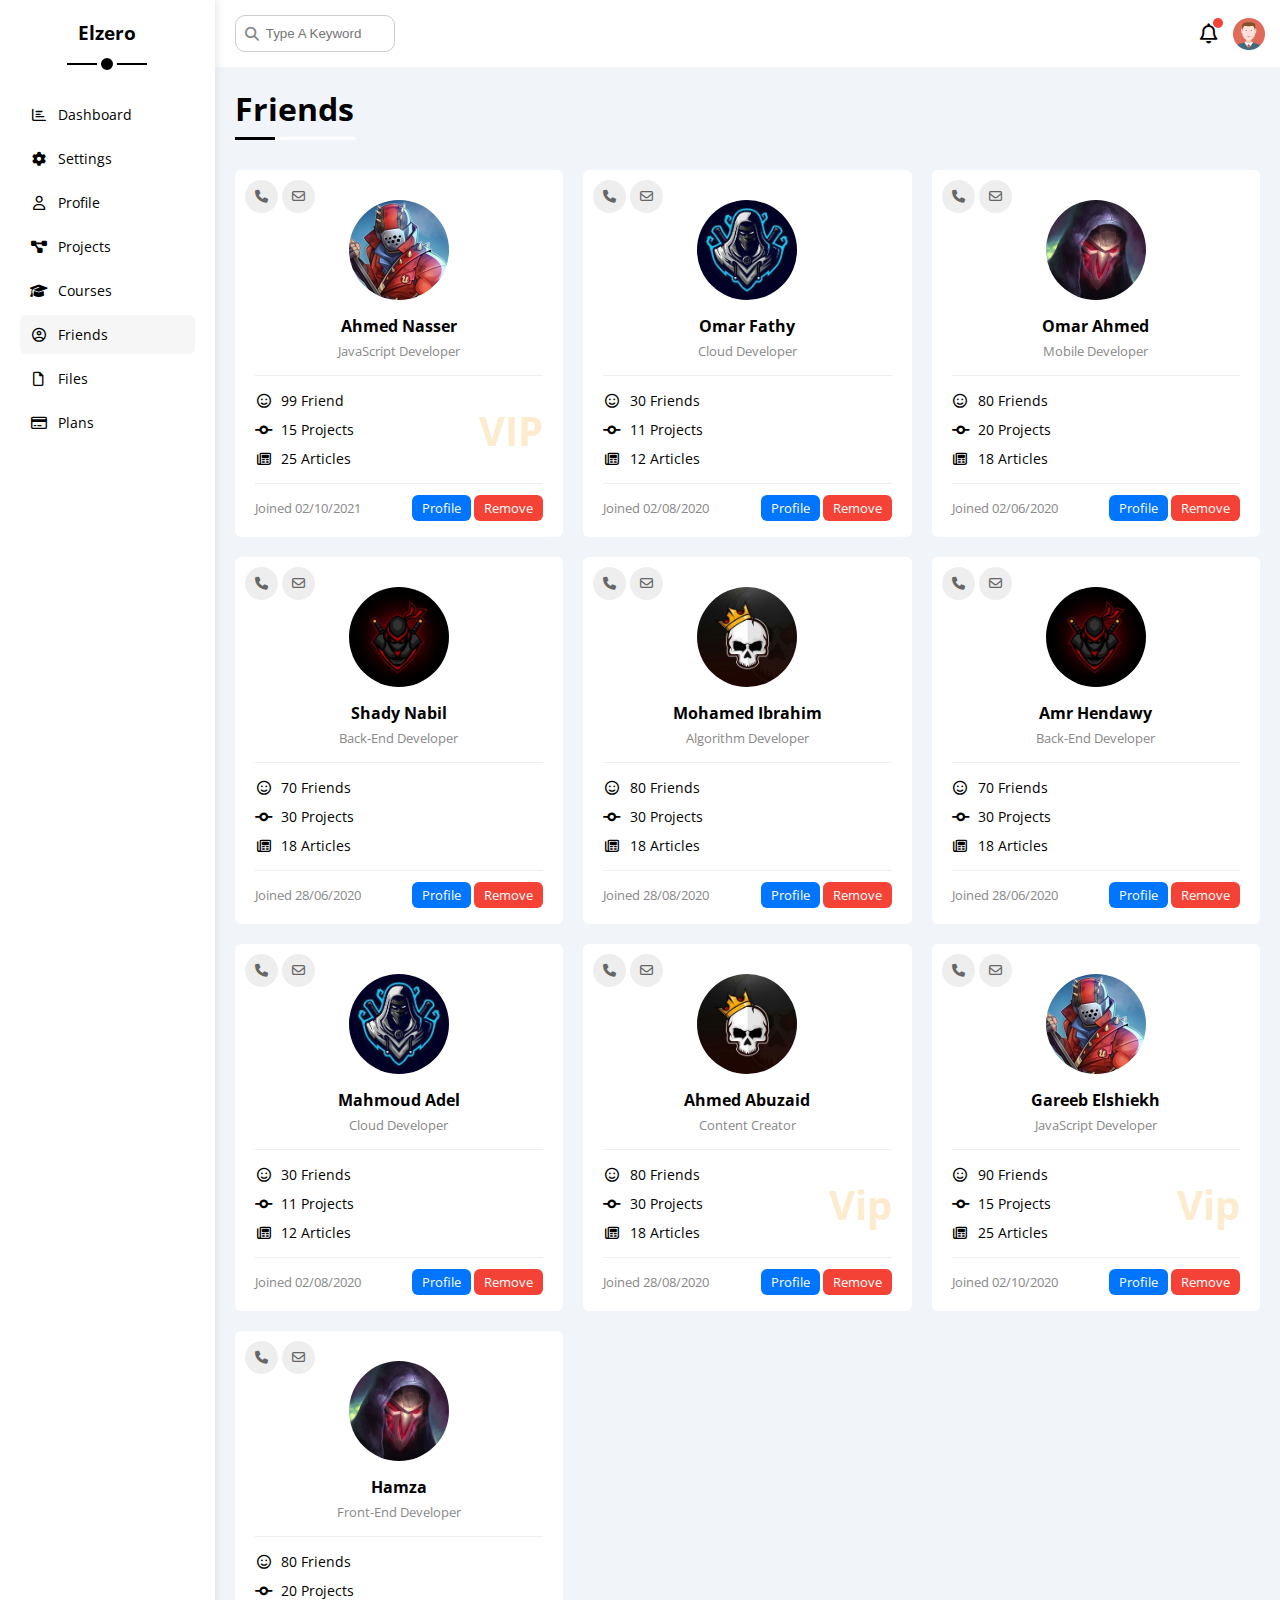
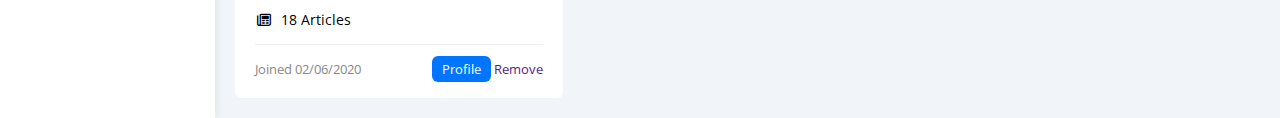
<file: friends.html>
<!DOCTYPE html>
<html lang="en">
  <head>
    <meta charset="UTF-8" />
    <meta http-equiv="X-UA-Compatible" content="IE=edge" />
    <meta name="viewport" content="width=device-width, initial-scale=1.0" />
    <title>Friends</title>
    <link rel="stylesheet" href="css/all.min.css" />
    <link rel="stylesheet" href="css/framework.css" />
    <link rel="stylesheet" href="css/master.css" />
    <link rel="preconnect" href="https://fonts.googleapis.com" />
    <link rel="preconnect" href="https://fonts.gstatic.com" crossorigin />
    <link
      href="https://fonts.googleapis.com/css2?family=Open+Sans:wght@300;500&display=swap"
      rel="stylesheet"
    />
  </head>
  <body>
    <div class="page d-flex">
      <div class="sidebar bg-white p-20 p-relative">
        <h3 class="p-relative txt-c mt-0">Elzero</h3>
        <ul>
          <li>
            <a
              class="d-flex align-center fs-14 c-black rad-6 p-10"
              href="index.html"
            >
              <i class="fa-regular fa-chart-bar fa-fw"></i>
              <span>Dashboard</span>
            </a>
          </li>
          <li>
            <a
              class="d-flex align-center fs-14 c-black rad-6 p-10"
              href="settings.html"
            >
              <i class="fa-solid fa-gear fa-fw"></i>
              <span>Settings</span>
            </a>
          </li>
          <li>
            <a
              class="d-flex align-center fs-14 c-black rad-6 p-10"
              href="profile.html"
            >
              <i class="fa-regular fa-user fa-fw"></i>
              <span>Profile</span>
            </a>
          </li>
          <li>
            <a
              class="d-flex align-center fs-14 c-black rad-6 p-10"
              href="projects.html"
            >
              <i class="fa-solid fa-diagram-project fa-fw"></i>
              <span>Projects</span>
            </a>
          </li>
          <li>
            <a
              class="d-flex align-center fs-14 c-black rad-6 p-10"
              href="courses.html"
            >
              <i class="fa-solid fa-graduation-cap fa-fw"></i>
              <span>Courses</span>
            </a>
          </li>
          <li>
            <a
              class="active d-flex align-center fs-14 c-black rad-6 p-10"
              href="friends.html"
            >
              <i class="fa-regular fa-circle-user fa-fw"></i>
              <span>Friends</span>
            </a>
          </li>
          <li>
            <a
              class="d-flex align-center fs-14 c-black rad-6 p-10"
              href="files.html"
            >
              <i class="fa-regular fa-file fa-fw"></i>
              <span>Files</span>
            </a>
          </li>
          <li>
            <a
              class="d-flex align-center fs-14 c-black rad-6 p-10"
              href="plans.html"
            >
              <i class="fa-regular fa-credit-card fa-fw"></i>
              <span>Plans</span>
            </a>
          </li>
        </ul>
      </div>
      <div class="content w-full">
        <!-- Start Head -->
        <div class="head bg-white p-15 between-flex">
          <div class="search p-relative">
            <input class="p-10" type="search" placeholder="Type A Keyword" />
          </div>
          <div class="icons d-flex align-center">
            <span class="notification p-relative">
              <i class="fa-regular fa-bell fa-lg"></i>
            </span>
            <img src="imgs/avatar.png" alt="" />
          </div>
        </div>
        <!-- End Head -->
        <h1 class="p-relative">Friends</h1>
        <div class="friends-page d-grid m-20 gap-20">
          <div class="friend bg-white rad-6 p-20 p-relative">
            <div class="contact">
              <i class="fa-solid fa-phone"></i>
              <i class="fa-regular fa-envelope"></i>
            </div>
            <div class="txt-c">
              <img
                decoding="async"
                class="rad-half mt-10 mb-10 w-100 h-100"
                src="imgs/friend-01.jpg"
                alt=""
              />
              <h4 class="m-0">Ahmed Nasser</h4>
              <p class="c-grey fs-13 mt-5 mb-0">JavaScript Developer</p>
            </div>
            <div class="icons fs-14 p-relative">
              <div class="mb-10">
                <i class="fa-regular fa-face-smile fa-fw"></i>
                <span>99 Friend</span>
              </div>
              <div class="mb-10">
                <i class="fa-solid fa-code-commit fa-fw"></i>
                <span>15 Projects</span>
              </div>
              <div>
                <i class="fa-regular fa-newspaper fa-fw"></i>
                <span>25 Articles</span>
              </div>
              <span class="vip fw-bold c-orange">VIP</span>
            </div>
            <div class="info between-flex fs-13">
              <span class="c-grey">Joined 02/10/2021</span>
              <div>
                <a class="bg-blue c-white btn-shape" href="profile.html"
                  >Profile</a
                >
                <a class="bg-red c-white btn-shape" href="#">Remove</a>
              </div>
            </div>
          </div>
          <div class="friend bg-white rad-6 p-20 p-relative">
            <div class="contact">
              <i class="fa-solid fa-phone"></i>
              <i class="fa-regular fa-envelope"></i>
            </div>
            <div class="txt-c">
              <img
                decoding="async"
                class="rad-half mt-10 mb-10 w-100 h-100"
                src="imgs/friend-02.jpg"
                alt=""
              />
              <h4 class="m-0">Omar Fathy</h4>
              <p class="c-grey fs-13 mt-5 mb-0">Cloud Developer</p>
            </div>
            <div class="icons fs-14 p-relative">
              <div class="mb-10">
                <i class="fa-regular fa-face-smile fa-fw"></i>
                <span>30 Friends</span>
              </div>
              <div class="mb-10">
                <i class="fa-solid fa-code-commit fa-fw"></i>
                <span>11 Projects</span>
              </div>
              <div>
                <i class="fa-regular fa-newspaper fa-fw"></i>
                <span>12 Articles</span>
              </div>
            </div>
            <div class="info between-flex fs-13">
              <span class="c-grey">Joined 02/08/2020</span>
              <div>
                <a class="bg-blue c-white btn-shape" href="profile.html"
                  >Profile</a
                >
                <a class="bg-red c-white btn-shape" href="">Remove</a>
              </div>
            </div>
          </div>
          <div class="friend bg-white rad-6 p-20 p-relative">
            <div class="contact">
              <i class="fa-solid fa-phone"></i>
              <i class="fa-regular fa-envelope"></i>
            </div>
            <div class="txt-c">
              <img
                decoding="async"
                class="rad-half mt-10 mb-10 w-100 h-100"
                src="imgs/friend-03.jpg"
                alt=""
              />
              <h4 class="m-0">Omar Ahmed</h4>
              <p class="c-grey fs-13 mt-5 mb-0">Mobile Developer</p>
            </div>
            <div class="icons fs-14 p-relative">
              <div class="mb-10">
                <i class="fa-regular fa-face-smile fa-fw"></i>
                <span>80 Friends</span>
              </div>
              <div class="mb-10">
                <i class="fa-solid fa-code-commit fa-fw"></i>
                <span>20 Projects</span>
              </div>
              <div>
                <i class="fa-regular fa-newspaper fa-fw"></i>
                <span>18 Articles</span>
              </div>
            </div>
            <div class="info between-flex fs-13">
              <span class="c-grey">Joined 02/06/2020</span>
              <div>
                <a class="bg-blue c-white btn-shape" href="profile.html"
                  >Profile</a
                >
                <a class="bg-red c-white btn-shape" href="">Remove</a>
              </div>
            </div>
          </div>
          <div class="friend bg-white rad-6 p-20 p-relative">
            <div class="contact">
              <i class="fa-solid fa-phone"></i>
              <i class="fa-regular fa-envelope"></i>
            </div>
            <div class="txt-c">
              <img
                decoding="async"
                class="rad-half mt-10 mb-10 w-100 h-100"
                src="imgs/friend-04.jpg"
                alt=""
              />
              <h4 class="m-0">Shady Nabil</h4>
              <p class="c-grey fs-13 mt-5 mb-0">Back-End Developer</p>
            </div>
            <div class="icons fs-14 p-relative">
              <div class="mb-10">
                <i class="fa-regular fa-face-smile fa-fw"></i>
                <span>70 Friends</span>
              </div>
              <div class="mb-10">
                <i class="fa-solid fa-code-commit fa-fw"></i>
                <span>30 Projects</span>
              </div>
              <div>
                <i class="fa-regular fa-newspaper fa-fw"></i>
                <span>18 Articles</span>
              </div>
            </div>
            <div class="info between-flex fs-13">
              <span class="c-grey">Joined 28/06/2020</span>
              <div>
                <a class="bg-blue c-white btn-shape" href="profile.html"
                  >Profile</a
                >
                <a class="bg-red c-white btn-shape" href="">Remove</a>
              </div>
            </div>
          </div>
          <div class="friend bg-white rad-6 p-20 p-relative">
            <div class="contact">
              <i class="fa-solid fa-phone"></i>
              <i class="fa-regular fa-envelope"></i>
            </div>
            <div class="txt-c">
              <img
                decoding="async"
                class="rad-half mt-10 mb-10 w-100 h-100"
                src="imgs/friend-05.jpg"
                alt=""
              />
              <h4 class="m-0">Mohamed Ibrahim</h4>
              <p class="c-grey fs-13 mt-5 mb-0">Algorithm Developer</p>
            </div>
            <div class="icons fs-14 p-relative">
              <div class="mb-10">
                <i class="fa-regular fa-face-smile fa-fw"></i>
                <span>80 Friends</span>
              </div>
              <div class="mb-10">
                <i class="fa-solid fa-code-commit fa-fw"></i>
                <span>30 Projects</span>
              </div>
              <div>
                <i class="fa-regular fa-newspaper fa-fw"></i>
                <span>18 Articles</span>
              </div>
            </div>
            <div class="info between-flex fs-13">
              <span class="c-grey">Joined 28/08/2020</span>
              <div>
                <a class="bg-blue c-white btn-shape" href="profile.html"
                  >Profile</a
                >
                <a class="bg-red c-white btn-shape" href="">Remove</a>
              </div>
            </div>
          </div>
          <div class="friend bg-white rad-6 p-20 p-relative">
            <div class="contact">
              <i class="fa-solid fa-phone"></i>
              <i class="fa-regular fa-envelope"></i>
            </div>
            <div class="txt-c">
              <img
                decoding="async"
                class="rad-half mt-10 mb-10 w-100 h-100"
                src="imgs/friend-04.jpg"
                alt=""
              />
              <h4 class="m-0">Amr Hendawy</h4>
              <p class="c-grey fs-13 mt-5 mb-0">Back-End Developer</p>
            </div>
            <div class="icons fs-14 p-relative">
              <div class="mb-10">
                <i class="fa-regular fa-face-smile fa-fw"></i>
                <span>70 Friends</span>
              </div>
              <div class="mb-10">
                <i class="fa-solid fa-code-commit fa-fw"></i>
                <span>30 Projects</span>
              </div>
              <div>
                <i class="fa-regular fa-newspaper fa-fw"></i>
                <span>18 Articles</span>
              </div>
            </div>
            <div class="info between-flex fs-13">
              <span class="c-grey">Joined 28/06/2020</span>
              <div>
                <a class="bg-blue c-white btn-shape" href="profile.html"
                  >Profile</a
                >
                <a class="bg-red c-white btn-shape" href="">Remove</a>
              </div>
            </div>
          </div>
          <div class="friend bg-white rad-6 p-20 p-relative">
            <div class="contact">
              <i class="fa-solid fa-phone"></i>
              <i class="fa-regular fa-envelope"></i>
            </div>
            <div class="txt-c">
              <img
                decoding="async"
                class="rad-half mt-10 mb-10 w-100 h-100"
                src="imgs/friend-02.jpg"
                alt=""
              />
              <h4 class="m-0">Mahmoud Adel</h4>
              <p class="c-grey fs-13 mt-5 mb-0">Cloud Developer</p>
            </div>
            <div class="icons fs-14 p-relative">
              <div class="mb-10">
                <i class="fa-regular fa-face-smile fa-fw"></i>
                <span>30 Friends</span>
              </div>
              <div class="mb-10">
                <i class="fa-solid fa-code-commit fa-fw"></i>
                <span>11 Projects</span>
              </div>
              <div>
                <i class="fa-regular fa-newspaper fa-fw"></i>
                <span>12 Articles</span>
              </div>
            </div>
            <div class="info between-flex fs-13">
              <span class="c-grey">Joined 02/08/2020</span>
              <div>
                <a class="bg-blue c-white btn-shape" href="profile.html"
                  >Profile</a
                >
                <a class="bg-red c-white btn-shape" href="">Remove</a>
              </div>
            </div>
          </div>
          <div class="friend bg-white rad-6 p-20 p-relative">
            <div class="contact">
              <i class="fa-solid fa-phone"></i>
              <i class="fa-regular fa-envelope"></i>
            </div>
            <div class="txt-c">
              <img
                decoding="async"
                class="rad-half mt-10 mb-10 w-100 h-100"
                src="imgs/friend-05.jpg"
                alt=""
              />
              <h4 class="m-0">Ahmed Abuzaid</h4>
              <p class="c-grey fs-13 mt-5 mb-0">Content Creator</p>
            </div>
            <div class="icons fs-14 p-relative">
              <div class="mb-10">
                <i class="fa-regular fa-face-smile fa-fw"></i>
                <span>80 Friends</span>
              </div>
              <div class="mb-10">
                <i class="fa-solid fa-code-commit fa-fw"></i>
                <span>30 Projects</span>
              </div>
              <div>
                <i class="fa-regular fa-newspaper fa-fw"></i>
                <span>18 Articles</span>
              </div>
              <span class="vip fw-bold c-orange">Vip</span>
            </div>
            <div class="info between-flex fs-13">
              <span class="c-grey">Joined 28/08/2020</span>
              <div>
                <a class="bg-blue c-white btn-shape" href="profile.html"
                  >Profile</a
                >
                <a class="bg-red c-white btn-shape" href="">Remove</a>
              </div>
            </div>
          </div>
          <div class="friend bg-white rad-6 p-20 p-relative">
            <div class="contact">
              <i class="fa-solid fa-phone"></i>
              <i class="fa-regular fa-envelope"></i>
            </div>
            <div class="txt-c">
              <img
                decoding="async"
                class="rad-half mt-10 mb-10 w-100 h-100"
                src="imgs/friend-01.jpg"
                alt=""
              />
              <h4 class="m-0">Gareeb Elshiekh</h4>
              <p class="c-grey fs-13 mt-5 mb-0">JavaScript Developer</p>
            </div>
            <div class="icons fs-14 p-relative">
              <div class="mb-10">
                <i class="fa-regular fa-face-smile fa-fw"></i>
                <span>90 Friends</span>
              </div>
              <div class="mb-10">
                <i class="fa-solid fa-code-commit fa-fw"></i>
                <span>15 Projects</span>
              </div>
              <div>
                <i class="fa-regular fa-newspaper fa-fw"></i>
                <span>25 Articles</span>
              </div>
              <span class="vip fw-bold c-orange">Vip</span>
            </div>
            <div class="info between-flex fs-13">
              <span class="c-grey">Joined 02/10/2020</span>
              <div>
                <a class="bg-blue c-white btn-shape" href="profile.html"
                  >Profile</a
                >
                <a class="bg-red c-white btn-shape" href="">Remove</a>
              </div>
            </div>
          </div>
          <div class="friend bg-white rad-6 p-20 p-relative">
            <div class="contact">
              <i class="fa-solid fa-phone"></i>
              <i class="fa-regular fa-envelope"></i>
            </div>
            <div class="txt-c">
              <img
                decoding="async"
                class="rad-half mt-10 mb-10 w-100 h-100"
                src="imgs/friend-03.jpg"
                alt=""
              />
              <h4 class="m-0">Hamza</h4>
              <p class="c-grey fs-13 mt-5 mb-0">Front-End Developer</p>
            </div>
            <div class="icons fs-14 p-relative">
              <div class="mb-10">
                <i class="fa-regular fa-face-smile fa-fw"></i>
                <span>80 Friends</span>
              </div>
              <div class="mb-10">
                <i class="fa-solid fa-code-commit fa-fw"></i>
                <span>20 Projects</span>
              </div>
              <div>
                <i class="fa-regular fa-newspaper fa-fw"></i>
                <span>18 Articles</span>
              </div>
            </div>
            <div class="info between-flex fs-13">
              <span class="c-grey">Joined 02/06/2020</span>
              <div>
                <a class="bg-blue c-white btn-shape" href="profile.html"
                  >Profile</a
                >
                <a clas="bg-red c-white btn-shape" href="">Remove</a>
              </div>
            </div>
          </div>
        </div>
      </div>
    </div>
  </body>
</html>
</file>
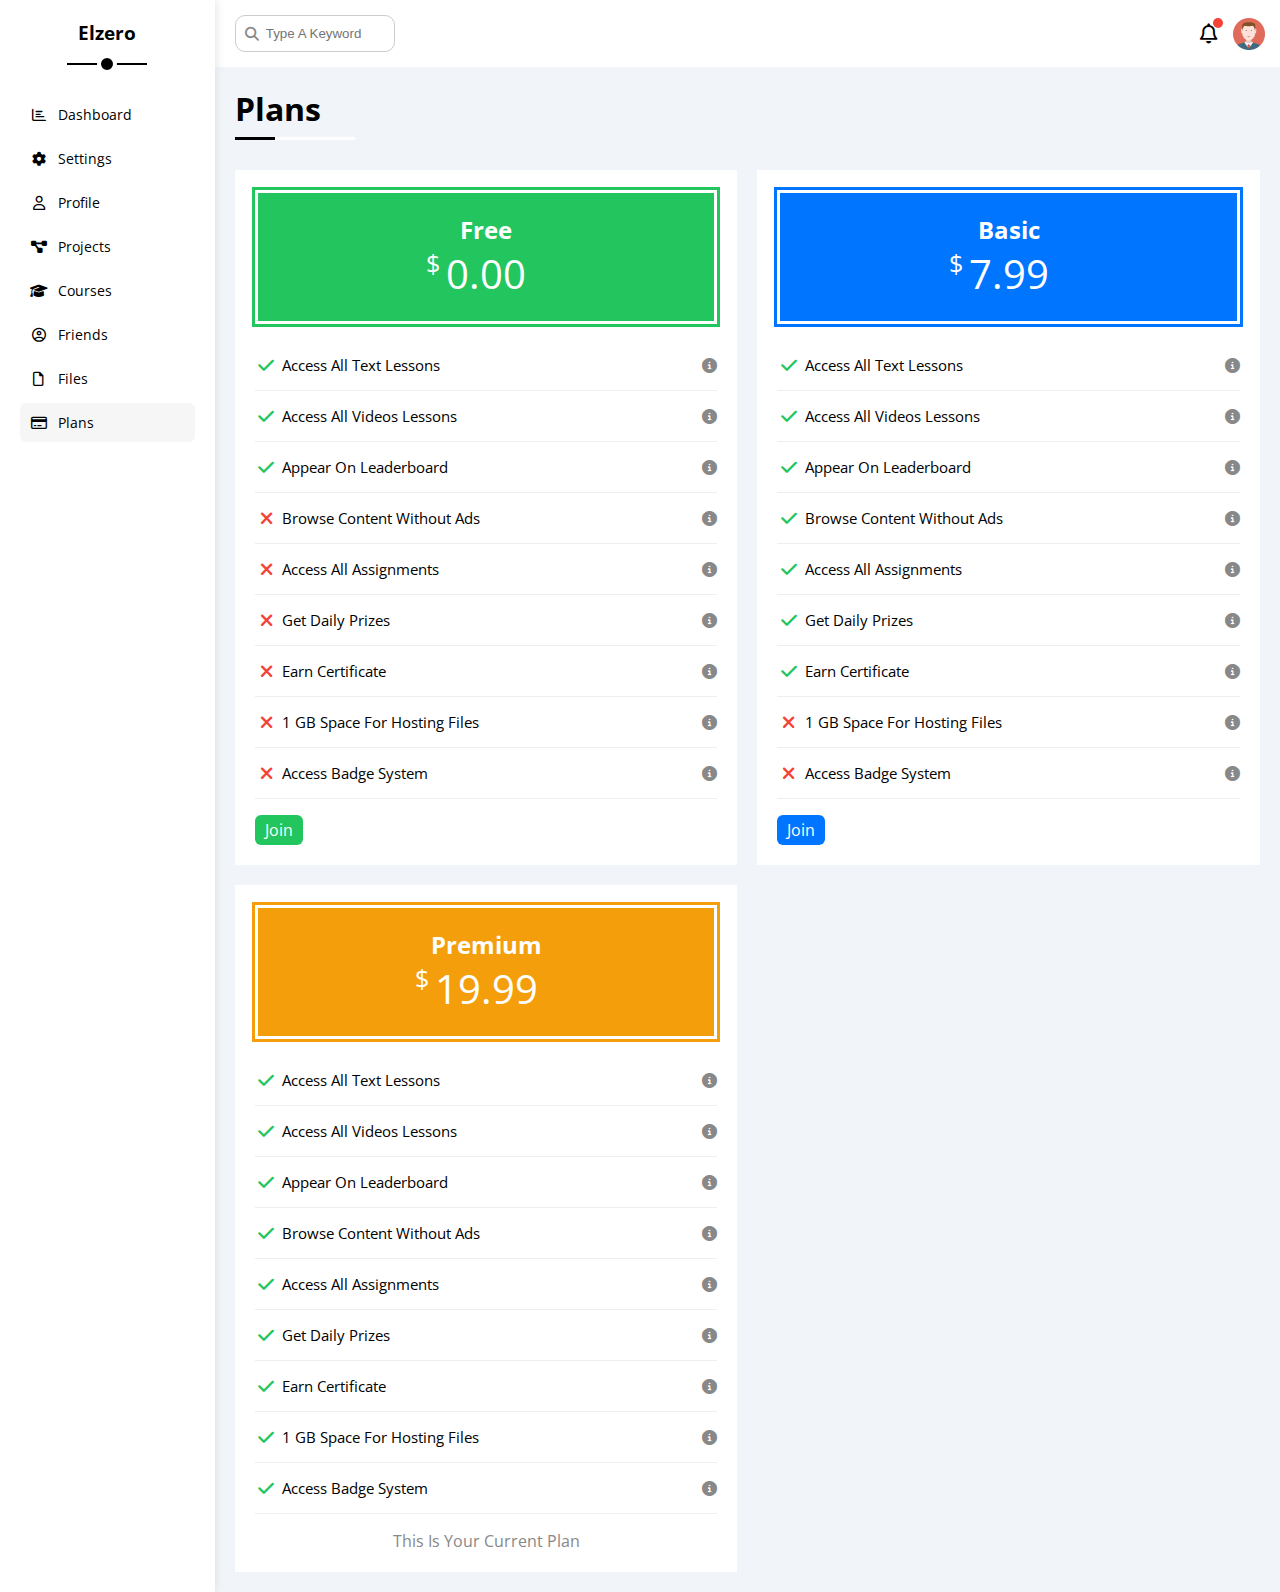
<file: plans.html>
<!DOCTYPE html>
<html lang="en">
  <head>
    <meta charset="UTF-8" />
    <meta http-equiv="X-UA-Compatible" content="IE=edge" />
    <meta name="viewport" content="width=device-width, initial-scale=1.0" />
    <title>Plans</title>
    <link rel="stylesheet" href="css/all.min.css" />
    <link rel="stylesheet" href="css/framework.css" />
    <link rel="stylesheet" href="css/master.css" />
    <link rel="preconnect" href="https://fonts.googleapis.com" />
    <link rel="preconnect" href="https://fonts.gstatic.com" crossorigin />
    <link
      href="https://fonts.googleapis.com/css2?family=Open+Sans:wght@300;500&#038;display=swap"
      rel="stylesheet"
    />
  </head>
  <body>
    <div class="page d-flex">
      <div class="sidebar bg-white p-20 p-relative">
        <h3 class="p-relative txt-c mt-0">Elzero</h3>
        <ul>
          <li>
            <a
              class="d-flex align-center fs-14 c-black rad-6 p-10"
              href="index.html"
            >
              <i class="fa-regular fa-chart-bar fa-fw"></i>
              <span>Dashboard</span>
            </a>
          </li>
          <li>
            <a
              class="d-flex align-center fs-14 c-black rad-6 p-10"
              href="settings.html"
            >
              <i class="fa-solid fa-gear fa-fw"></i>
              <span>Settings</span>
            </a>
          </li>
          <li>
            <a
              class="d-flex align-center fs-14 c-black rad-6 p-10"
              href="profile.html"
            >
              <i class="fa-regular fa-user fa-fw"></i>
              <span>Profile</span>
            </a>
          </li>
          <li>
            <a
              class="d-flex align-center fs-14 c-black rad-6 p-10"
              href="projects.html"
            >
              <i class="fa-solid fa-diagram-project fa-fw"></i>
              <span>Projects</span>
            </a>
          </li>
          <li>
            <a
              class="d-flex align-center fs-14 c-black rad-6 p-10"
              href="courses.html"
            >
              <i class="fa-solid fa-graduation-cap fa-fw"></i>
              <span>Courses</span>
            </a>
          </li>
          <li>
            <a
              class="d-flex align-center fs-14 c-black rad-6 p-10"
              href="friends.html"
            >
              <i class="fa-regular fa-circle-user fa-fw"></i>
              <span>Friends</span>
            </a>
          </li>
          <li>
            <a
              class="d-flex align-center fs-14 c-black rad-6 p-10"
              href="files.html"
            >
              <i class="fa-regular fa-file fa-fw"></i>
              <span>Files</span>
            </a>
          </li>
          <li>
            <a
              class="active d-flex align-center fs-14 c-black rad-6 p-10"
              href="plans.html"
            >
              <i class="fa-regular fa-credit-card fa-fw"></i>
              <span>Plans</span>
            </a>
          </li>
        </ul>
      </div>
      <div class="content w-full">
        <!-- Start Head -->
        <div class="head bg-white p-15 between-flex">
          <div class="search p-relative">
            <input class="p-10" type="search" placeholder="Type A Keyword" />
          </div>
          <div class="icons d-flex align-center">
            <span class="notification p-relative">
              <i class="fa-regular fa-bell fa-lg"></i>
            </span>
            <img decoding="async" src="imgs/avatar.png" alt="" />
          </div>
        </div>
        <!-- End Head -->
        <h1 class="p-relative">Plans</h1>
        <div class="plans-page d-grid m-20 gap-20">
          <div class="plan green bg-white p-20">
            <div class="top bg-green txt-c p-20">
              <h2 class="m-0 c-white">Free</h2>
              <div class="price c-white"><span>$</span>0.00</div>
            </div>
            <ul>
              <li>
                <i class="fa-solid fa-check fa-fw yes"></i>
                <span>Access All Text Lessons</span>
                <i class="fa-solid fa-circle-info help"></i>
              </li>
              <li>
                <i class="fa-solid fa-check fa-fw yes"></i>
                <span>Access All Videos Lessons</span>
                <i class="fa-solid fa-circle-info help"></i>
              </li>
              <li>
                <i class="fa-solid fa-check fa-fw yes"></i>
                <span>Appear On Leaderboard</span>
                <i class="fa-solid fa-circle-info help"></i>
              </li>
              <li>
                <i class="fa-solid fa-xmark fa-fw"></i>
                <span>Browse Content Without Ads</span>
                <i class="fa-solid fa-circle-info help"></i>
              </li>
              <li>
                <i class="fa-solid fa-xmark fa-fw"></i>
                <span>Access All Assignments</span>
                <i class="fa-solid fa-circle-info help"></i>
              </li>
              <li>
                <i class="fa-solid fa-xmark fa-fw"></i>
                <span>Get Daily Prizes</span>
                <i class="fa-solid fa-circle-info help"></i>
              </li>
              <li>
                <i class="fa-solid fa-xmark fa-fw"></i>
                <span>Earn Certificate</span>
                <i class="fa-solid fa-circle-info help"></i>
              </li>
              <li>
                <i class="fa-solid fa-xmark fa-fw"></i>
                <span>1 GB Space For Hosting Files</span>
                <i class="fa-solid fa-circle-info help"></i>
              </li>
              <li>
                <i class="fa-solid fa-xmark fa-fw"></i>
                <span>Access Badge System</span>
                <i class="fa-solid fa-circle-info help"></i>
              </li>
            </ul>
            <a href="#" class="btn-shape bg-green c-white d-block w-fit"
              >Join</a
            >
          </div>
          <!-- Start Plan -->
          <div class="plan blue bg-white p-20">
            <div class="top bg-blue txt-c p-20">
              <h2 class="m-0 c-white">Basic</h2>
              <div class="price c-white"><span>$</span>7.99</div>
            </div>
            <ul class="list-none p-0">
              <li>
                <i class="fa-solid fa-check fa-fw yes"></i>
                <span>Access All Text Lessons</span>
                <i class="fa-solid fa-circle-info help"></i>
              </li>
              <li>
                <i class="fa-solid fa-check fa-fw yes"></i>
                <span>Access All Videos Lessons</span>
                <i class="fa-solid fa-circle-info help"></i>
              </li>
              <li>
                <i class="fa-solid fa-check fa-fw yes"></i>
                <span>Appear On Leaderboard</span>
                <i class="fa-solid fa-circle-info help"></i>
              </li>
              <li>
                <i class="fa-solid fa-check fa-fw yes"></i>
                <span>Browse Content Without Ads</span>
                <i class="fa-solid fa-circle-info help"></i>
              </li>
              <li>
                <i class="fa-solid fa-check fa-fw yes"></i>
                <span>Access All Assignments</span>
                <i class="fa-solid fa-circle-info help"></i>
              </li>
              <li>
                <i class="fa-solid fa-check fa-fw yes"></i>
                <span>Get Daily Prizes</span>
                <i class="fa-solid fa-circle-info help"></i>
              </li>
              <li>
                <i class="fa-solid fa-check fa-fw yes"></i>
                <span>Earn Certificate</span>
                <i class="fa-solid fa-circle-info help"></i>
              </li>
              <li>
                <i class="fa-solid fa-xmark fa-fw"></i>
                <span>1 GB Space For Hosting Files</span>
                <i class="fa-solid fa-circle-info help"></i>
              </li>
              <li>
                <i class="fa-solid fa-xmark fa-fw"></i>
                <span>Access Badge System</span>
                <i class="fa-solid fa-circle-info help"></i>
              </li>
            </ul>
            <a href="#" class="btn-shape bg-blue c-white d-block w-fit">Join</a>
          </div>
          <!-- End Plan -->
          <!-- Start Plan -->
          <div class="plan orange bg-white p-20">
            <div class="top bg-orange txt-c p-20">
              <h2 class="m-0 c-white">Premium</h2>
              <div class="price c-white"><span>$</span>19.99</div>
            </div>
            <ul class="list-none p-0">
              <li>
                <i class="fa-solid fa-check fa-fw yes"></i>
                <span>Access All Text Lessons</span>
                <i class="fa-solid fa-circle-info help"></i>
              </li>
              <li>
                <i class="fa-solid fa-check fa-fw yes"></i>
                <span>Access All Videos Lessons</span>
                <i class="fa-solid fa-circle-info help"></i>
              </li>
              <li>
                <i class="fa-solid fa-check fa-fw yes"></i>
                <span>Appear On Leaderboard</span>
                <i class="fa-solid fa-circle-info help"></i>
              </li>
              <li>
                <i class="fa-solid fa-check fa-fw yes"></i>
                <span>Browse Content Without Ads</span>
                <i class="fa-solid fa-circle-info help"></i>
              </li>
              <li>
                <i class="fa-solid fa-check fa-fw yes"></i>
                <span>Access All Assignments</span>
                <i class="fa-solid fa-circle-info help"></i>
              </li>
              <li>
                <i class="fa-solid fa-check fa-fw yes"></i>
                <span>Get Daily Prizes</span>
                <i class="fa-solid fa-circle-info help"></i>
              </li>
              <li>
                <i class="fa-solid fa-check fa-fw yes"></i>
                <span>Earn Certificate</span>
                <i class="fa-solid fa-circle-info help"></i>
              </li>
              <li>
                <i class="fa-solid fa-check fa-fw yes"></i>
                <span>1 GB Space For Hosting Files</span>
                <i class="fa-solid fa-circle-info help"></i>
              </li>
              <li>
                <i class="fa-solid fa-check fa-fw yes"></i>
                <span>Access Badge System</span>
                <i class="fa-solid fa-circle-info help"></i>
              </li>
            </ul>
            <p class="c-grey m-0 txt-c">This Is Your Current Plan</p>
          </div>
          <!-- End Plan -->
        </div>
      </div>
    </div>
  </body>
</html>
</file>
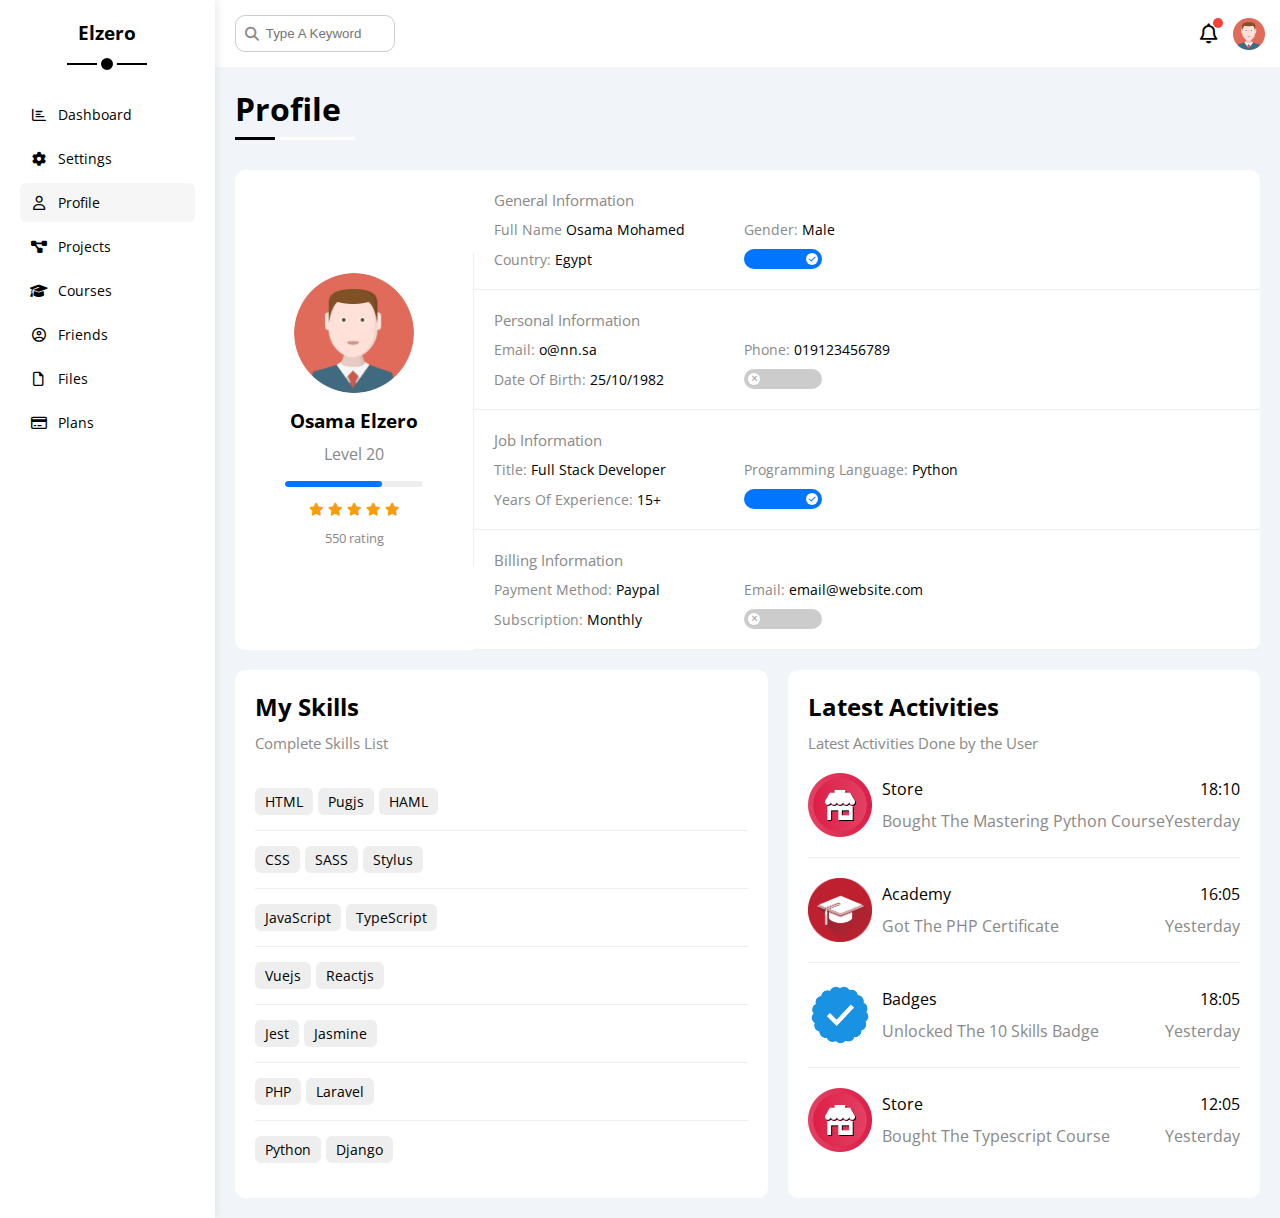
<file: profile.html>
<!DOCTYPE html>
<html lang="en">
  <head>
    <meta charset="UTF-8" />
    <meta http-equiv="X-UA-Compatible" content="IE=edge" />
    <meta name="viewport" content="width=device-width, initial-scale=1.0" />
    <title>Profile</title>
    <link rel="stylesheet" href="css/all.min.css" />
    <link rel="stylesheet" href="css/framework.css" />
    <link rel="stylesheet" href="css/master.css" />
    <link rel="preconnect" href="https://fonts.googleapis.com" />
    <link rel="preconnect" href="https://fonts.gstatic.com" crossorigin />
    <link
      href="https://fonts.googleapis.com/css2?family=Open+Sans:wght@300;500&display=swap"
      rel="stylesheet"
    />
  </head>
  <body>
    <div class="page d-flex">
      <div class="sidebar bg-white p-20 p-relative">
        <h3 class="p-relative txt-c mt-0">Elzero</h3>
        <ul>
          <li>
            <a
              class="d-flex align-center fs-14 c-black rad-6 p-10"
              href="index.html"
            >
              <i class="fa-regular fa-chart-bar fa-fw"></i>
              <span>Dashboard</span>
            </a>
          </li>
          <li>
            <a
              class="d-flex align-center fs-14 c-black rad-6 p-10"
              href="settings.html"
            >
              <i class="fa-solid fa-gear fa-fw"></i>
              <span>Settings</span>
            </a>
          </li>
          <li>
            <a
              class="active d-flex align-center fs-14 c-black rad-6 p-10"
              href="profile.html"
            >
              <i class="fa-regular fa-user fa-fw"></i>
              <span>Profile</span>
            </a>
          </li>
          <li>
            <a
              class="d-flex align-center fs-14 c-black rad-6 p-10"
              href="projects.html"
            >
              <i class="fa-solid fa-diagram-project fa-fw"></i>
              <span>Projects</span>
            </a>
          </li>
          <li>
            <a
              class="d-flex align-center fs-14 c-black rad-6 p-10"
              href="courses.html"
            >
              <i class="fa-solid fa-graduation-cap fa-fw"></i>
              <span>Courses</span>
            </a>
          </li>
          <li>
            <a
              class="d-flex align-center fs-14 c-black rad-6 p-10"
              href="friends.html"
            >
              <i class="fa-regular fa-circle-user fa-fw"></i>
              <span>Friends</span>
            </a>
          </li>
          <li>
            <a
              class="d-flex align-center fs-14 c-black rad-6 p-10"
              href="files.html"
            >
              <i class="fa-regular fa-file fa-fw"></i>
              <span>Files</span>
            </a>
          </li>
          <li>
            <a
              class="d-flex align-center fs-14 c-black rad-6 p-10"
              href="plans.html"
            >
              <i class="fa-regular fa-credit-card fa-fw"></i>
              <span>Plans</span>
            </a>
          </li>
        </ul>
      </div>
      <div class="content w-full">
        <!-- Start Head -->
        <div class="head bg-white p-15 between-flex">
          <div class="search p-relative">
            <input class="p-10" type="search" placeholder="Type A Keyword" />
          </div>
          <div class="icons d-flex align-center">
            <span class="notification p-relative">
              <i class="fa-regular fa-bell fa-lg"></i>
            </span>
            <img src="imgs/avatar.png" alt="" />
          </div>
        </div>
        <!-- End Head -->
        <h1 class="p-relative">Profile</h1>
        <div class="profile-page m-20">
          <!-- Start Overview -->
          <div class="overview bg-white rad-10 d-flex align-center">
            <div class="avatar-box txt-c p-20">
              <img class="mb-10 rad-half" src="imgs/avatar.png" alt="" />
              <h3 class="m-0">Osama Elzero</h3>
              <p class="c-grey mt-10">Level 20</p>
              <div class="level rad-6 bg-eee p-relative">
                <span style="width: 70%"></span>
              </div>
              <div class="rating mt-10 mb-10">
                <i class="fa-solid fa-star c-orange fs-13"></i>
                <i class="fa-solid fa-star c-orange fs-13"></i>
                <i class="fa-solid fa-star c-orange fs-13"></i>
                <i class="fa-solid fa-star c-orange fs-13"></i>
                <i class="fa-solid fa-star c-orange fs-13"></i>
              </div>
              <p class="info-box c-grey m-0 fs-13">550 rating</p>
            </div>
            <div class="info-box w-full txt-c-mobile">
              <!-- Start Information Row -->
              <div class="box p-20 d-flex align-center">
                <h4 class="c-grey fs-15 m-0 w-full">General Information</h4>
                <div class="fs-14">
                  <span class="c-grey">Full Name</span>
                  <span>Osama Mohamed</span>
                </div>
                <div class="fs-14">
                  <span class="c-grey">Gender:</span>
                  <span>Male</span>
                </div>
                <div class="fs-14">
                  <span class="c-grey">Country:</span>
                  <span>Egypt</span>
                </div>
                <div class="fs-14">
                  <label>
                    <input class="toggle-checkbox" type="checkbox" checked />
                    <div class="toggle-switch"></div>
                  </label>
                </div>
              </div>
              <!-- End Information Row -->
              <!-- Start Information Row -->
              <div class="box p-20 d-flex align-center">
                <h4 class="c-grey w-full fs-15 m-0">Personal Information</h4>
                <div class="fs-14">
                  <span class="c-grey">Email:</span>
                  <span>o@nn.sa</span>
                </div>
                <div class="fs-14">
                  <span class="c-grey">Phone:</span>
                  <span>019123456789</span>
                </div>
                <div class="fs-14">
                  <span class="c-grey">Date Of Birth:</span>
                  <span>25/10/1982</span>
                </div>
                <div class="fs-14">
                  <label>
                    <input class="toggle-checkbox" type="checkbox" />
                    <div class="toggle-switch"></div>
                  </label>
                </div>
              </div>
              <!-- End Information Row -->
              <!-- Start Information Row -->
              <div class="box p-20 d-flex align-center">
                <h4 class="c-grey w-full fs-15 m-0">Job Information</h4>
                <div class="fs-14">
                  <span class="c-grey">Title:</span>
                  <span>Full Stack Developer</span>
                </div>
                <div class="fs-14">
                  <span class="c-grey">Programming Language:</span>
                  <span>Python</span>
                </div>
                <div class="fs-14">
                  <span class="c-grey">Years Of Experience:</span>
                  <span>15+</span>
                </div>
                <div class="fs-14">
                  <label>
                    <input class="toggle-checkbox" type="checkbox" checked />
                    <div class="toggle-switch"></div>
                  </label>
                </div>
              </div>
              <!-- End Information Row -->
              <!-- Start Information Row -->
              <div class="box p-20 d-flex align-center">
                <h4 class="c-grey w-full fs-15 m-0">Billing Information</h4>
                <div class="fs-14">
                  <span class="c-grey">Payment Method:</span>
                  <span>Paypal</span>
                </div>
                <div class="fs-14">
                  <span class="c-grey">Email:</span>
                  <span>email@website.com</span>
                </div>
                <div class="fs-14">
                  <span class="c-grey">Subscription:</span>
                  <span>Monthly</span>
                </div>
                <div class="fs-14">
                  <label>
                    <input class="toggle-checkbox" type="checkbox" />
                    <div class="toggle-switch"></div>
                  </label>
                </div>
              </div>
              <!-- End Information Row -->
            </div>
          </div>
          <!-- End Overview -->
          <!-- Start Other Data -->
          <div class="other-data d-flex gap-20">
            <div class="skills-card p-20 bg-white rad-10 mt-20">
              <h2 class="mt-0 mb-10">My Skills</h2>
              <p class="mt-0 mb-20 c-grey fs-15">Complete Skills List</p>
              <ul class="m-0 txt-c-mobile">
                <li><span>HTML</span><span>Pugjs</span><span>HAML</span></li>
                <li><span>CSS</span><span>SASS</span><span>Stylus</span></li>
                <li><span>JavaScript</span><span>TypeScript</span></li>
                <li><span>Vuejs</span><span>Reactjs</span></li>
                <li><span>Jest</span><span>Jasmine</span></li>
                <li><span>PHP</span><span>Laravel</span></li>
                <li><span>Python</span><span>Django</span></li>
              </ul>
            </div>
            <div class="actvities p-20 bg-white rad-10 mt-20">
              <h2 class="mt-0 mb-10">Latest Activities</h2>
              <p class="mt-0 mb-20 c-grey fs-15">Latest Activities Done by the User</p>
              <div class="activity d-flex align-center txt-c-mobile">
                <img decoding="async" src="imgs/activity-01.png" alt="" />
                <div class="info">
                  <span class="d-block mb-10">Store</span>
                  <span class="c-grey">Bought The Mastering Python Course</span>
                </div>
                <div class="date">
                  <span class="d-block mb-10">18:10</span>
                  <span class="c-grey">Yesterday</span>
                </div>
              </div>
              <div class="activity d-flex align-center txt-c-mobile">
                <img decoding="async" src="imgs/activity-02.png" alt="" />
                <div class="info">
                  <span class="d-block mb-10">Academy</span>
                  <span class="c-grey">Got The PHP Certificate</span>
                </div>
                <div class="date">
                  <span class="d-block mb-10">16:05</span>
                  <span class="c-grey">Yesterday</span>
                </div>
              </div>
              <div class="activity d-flex align-center txt-c-mobile">
                <img decoding="async" src="imgs/activity-03.png" alt="" />
                <div class="info">
                  <span class="d-block mb-10">Badges</span>
                  <span class="c-grey">Unlocked The 10 Skills Badge</span>
                </div>
                <div class="date">
                  <span class="d-block mb-10">18:05</span>
                  <span class="c-grey">Yesterday</span>
                </div>
              </div>
              <div class="activity d-flex align-center txt-c-mobile">
                <img decoding="async" src="imgs/activity-01.png" alt="" />
                <div class="info">
                  <span class="d-block mb-10">Store</span>
                  <span class="c-grey">Bought The Typescript Course</span>
                </div>
                <div class="date">
                  <span class="d-block mb-10">12:05</span>
                  <span class="c-grey">Yesterday</span>
                </div>
              </div>
            </div>
          </div>
          <!-- End Other Data -->
        </div>
      </div>
    </div>
  </body>
</html>
</file>
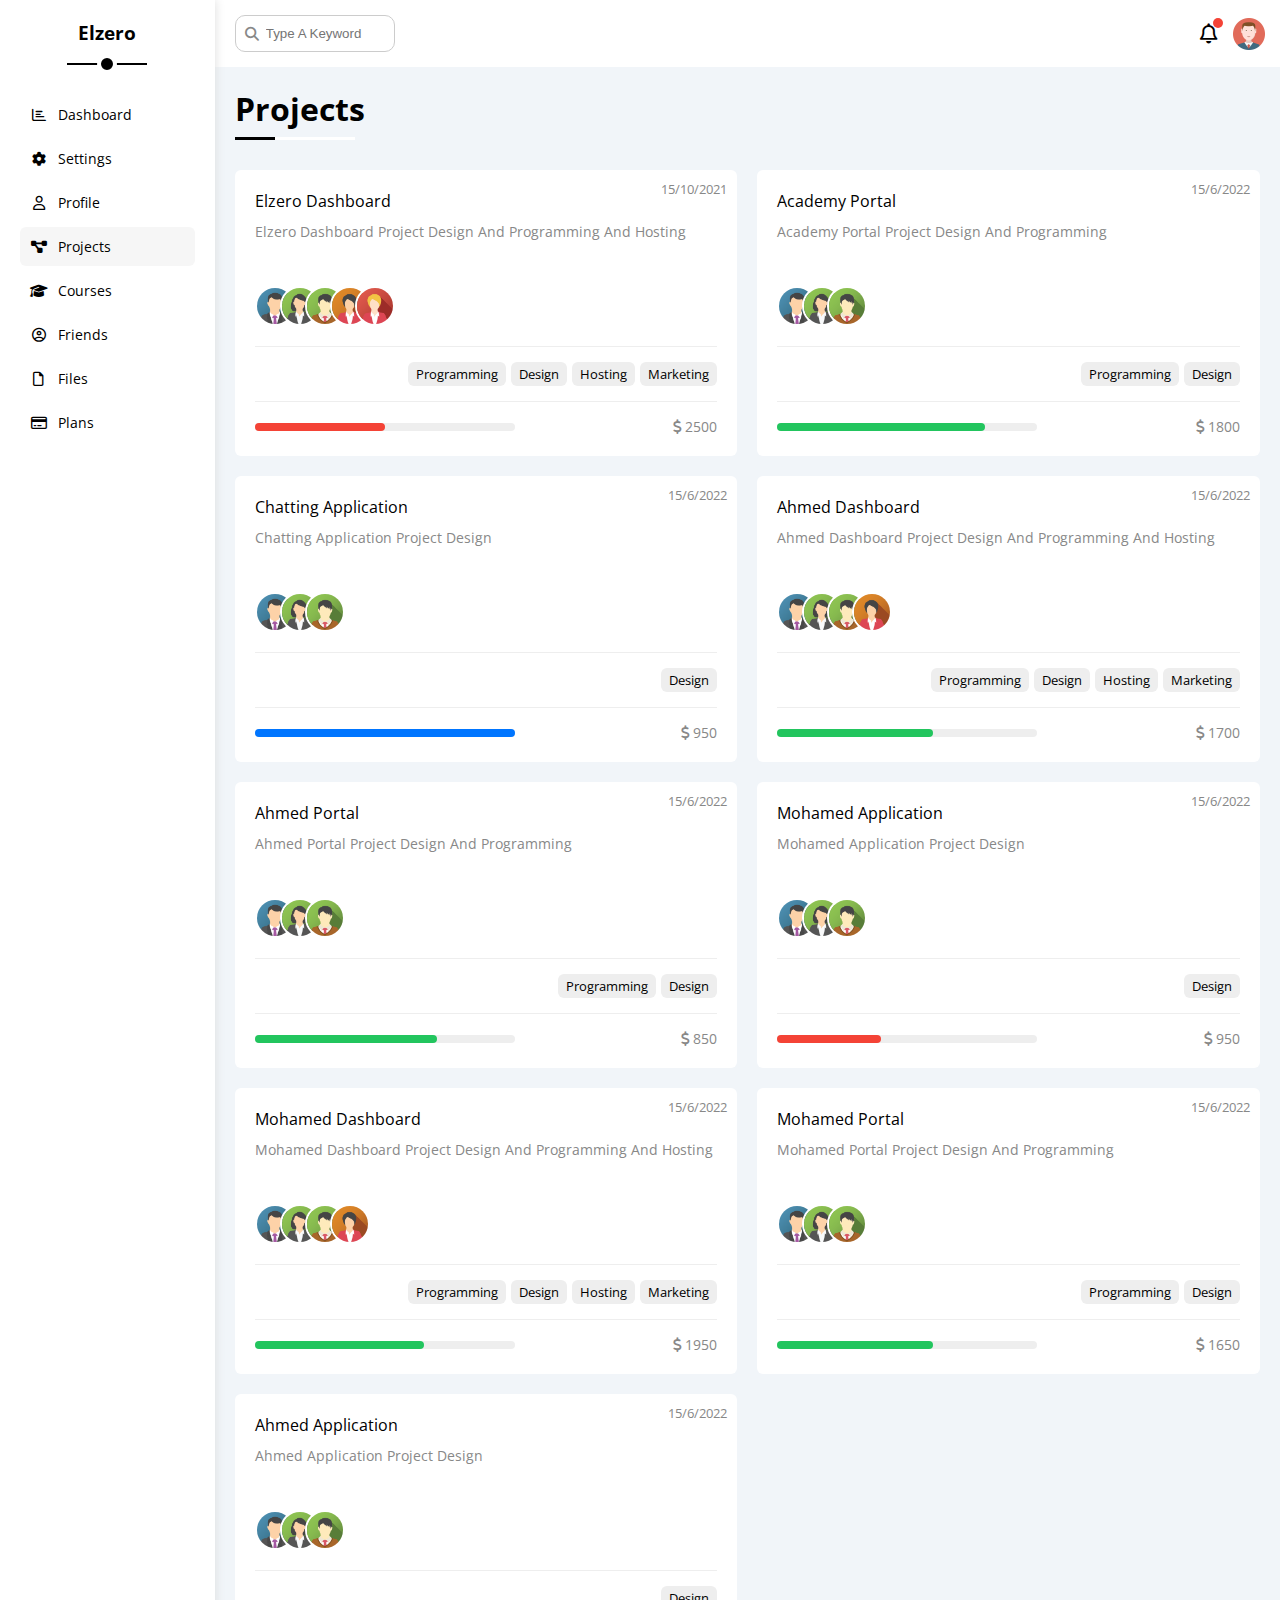
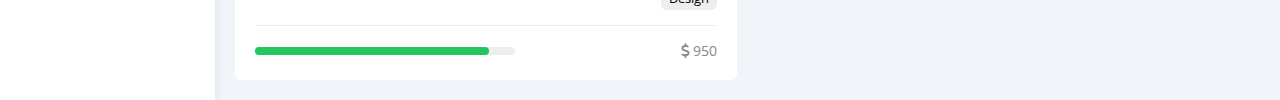
<file: projects.html>
<!DOCTYPE html>
<html lang="en">
  <head>
    <meta charset="UTF-8" />
    <meta http-equiv="X-UA-Compatible" content="IE=edge" />
    <meta name="viewport" content="width=device-width, initial-scale=1.0" />
    <title>Projects</title>
    <link rel="stylesheet" href="css/all.min.css" />
    <link rel="stylesheet" href="css/framework.css" />
    <link rel="stylesheet" href="css/master.css" />
    <link rel="preconnect" href="https://fonts.googleapis.com" />
    <link rel="preconnect" href="https://fonts.gstatic.com" crossorigin />
    <link
      href="https://fonts.googleapis.com/css2?family=Open+Sans:wght@300;500&display=swap"
      rel="stylesheet"
    />
  </head>
  <body>
    <div class="page d-flex">
      <div class="sidebar bg-white p-20 p-relative">
        <h3 class="p-relative txt-c mt-0">Elzero</h3>
        <ul>
          <li>
            <a
              class="d-flex align-center fs-14 c-black rad-6 p-10"
              href="index.html"
            >
              <i class="fa-regular fa-chart-bar fa-fw"></i>
              <span>Dashboard</span>
            </a>
          </li>
          <li>
            <a
              class="d-flex align-center fs-14 c-black rad-6 p-10"
              href="settings.html"
            >
              <i class="fa-solid fa-gear fa-fw"></i>
              <span>Settings</span>
            </a>
          </li>
          <li>
            <a
              class="d-flex align-center fs-14 c-black rad-6 p-10"
              href="profile.html"
            >
              <i class="fa-regular fa-user fa-fw"></i>
              <span>Profile</span>
            </a>
          </li>
          <li>
            <a
              class="active d-flex align-center fs-14 c-black rad-6 p-10"
              href="projects.html"
            >
              <i class="fa-solid fa-diagram-project fa-fw"></i>
              <span>Projects</span>
            </a>
          </li>
          <li>
            <a
              class="d-flex align-center fs-14 c-black rad-6 p-10"
              href="courses.html"
            >
              <i class="fa-solid fa-graduation-cap fa-fw"></i>
              <span>Courses</span>
            </a>
          </li>
          <li>
            <a
              class="d-flex align-center fs-14 c-black rad-6 p-10"
              href="friends.html"
            >
              <i class="fa-regular fa-circle-user fa-fw"></i>
              <span>Friends</span>
            </a>
          </li>
          <li>
            <a
              class="d-flex align-center fs-14 c-black rad-6 p-10"
              href="files.html"
            >
              <i class="fa-regular fa-file fa-fw"></i>
              <span>Files</span>
            </a>
          </li>
          <li>
            <a
              class="d-flex align-center fs-14 c-black rad-6 p-10"
              href="plans.html"
            >
              <i class="fa-regular fa-credit-card fa-fw"></i>
              <span>Plans</span>
            </a>
          </li>
        </ul>
      </div>
      <div class="content w-full">
        <!-- Start Head -->
        <div class="head bg-white p-15 between-flex">
          <div class="search p-relative">
            <input class="p-10" type="search" placeholder="Type A Keyword" />
          </div>
          <div class="icons d-flex align-center">
            <span class="notification p-relative">
              <i class="fa-regular fa-bell fa-lg"></i>
            </span>
            <img src="imgs/avatar.png" alt="" />
          </div>
        </div>
        <!-- End Head -->
        <h1 class="p-relative">Projects</h1>
        <div class="projects-page d-grid m-20 gap-20">
          <div class="project bg-white p-20 rad-6 p-relative">
            <span class="date fs-13 c-grey">15/10/2021</span>
            <h4 class="m-0">Elzero Dashboard</h4>
            <p class="c-grey mt-10 mb-10 fs-14">Elzero Dashboard Project Design And Programming And Hosting</p>
            <div class="team">
              <a href="#"><img decoding="async" src="imgs/team-01.png" alt="" /></a>
              <a href="#"><img decoding="async" src="imgs/team-02.png" alt="" /></a>
              <a href="#"><img decoding="async" src="imgs/team-03.png" alt="" /></a>
              <a href="#"><img decoding="async" src="imgs/team-04.png" alt="" /></a>
              <a href="#"><img decoding="async" src="imgs/team-05.png" alt="" /></a>
            </div>
            <div class="do d-flex">
              <span class="fs-13 rad-6 bg-eee">Programming</span>
              <span class="fs-13 rad-6 bg-eee">Design</span>
              <span class="fs-13 rad-6 bg-eee">Hosting</span>
              <span class="fs-13 rad-6 bg-eee">Marketing</span>
            </div>
            <div class="info between-flex">
              <div class="prog bg-eee">
                <span class="bg-red" style="width: 50%"></span>
              </div>
              <div class="fs-14 c-grey">
                <i class="fa-solid fa-dollar-sign"></i>
                2500
              </div>
            </div>
          </div>
          <div class="project bg-white p-20 rad-6 p-relative">
            <span class="date fs-13 c-grey">15/6/2022</span>
            <h4 class="m-0">Academy Portal</h4>
            <p class="c-grey mt-10 mb-10 fs-14">Academy Portal Project Design And Programming</p>
            <div class="team">
              <a href="#"><img decoding="async" src="imgs/team-01.png" alt="" /></a>
              <a href="#"><img decoding="async" src="imgs/team-02.png" alt="" /></a>
              <a href="#"><img decoding="async" src="imgs/team-03.png" alt="" /></a>
            </div>
            <div class="do d-flex">
              <span class="fs-13 rad-6 bg-eee">Programming</span>
              <span class="fs-13 rad-6 bg-eee">Design</span>
            </div>
            <div class="info between-flex">
              <div class="prog bg-eee">
                <span class="bg-green" style="width: 80%"></span>
              </div>
              <div class="fs-14 c-grey">
                <i class="fa-solid fa-dollar-sign"></i>
                1800
              </div>
            </div>
          </div>
          <div class="project bg-white p-20 rad-6 p-relative">
            <span class="date fs-13 c-grey">15/6/2022</span>
            <h4 class="m-0">Chatting Application</h4>
            <p class="c-grey mt-10 mb-10 fs-14">Chatting Application Project Design</p>
            <div class="team">
              <a href="#"><img decoding="async" src="imgs/team-01.png" alt="" /></a>
              <a href="#"><img decoding="async" src="imgs/team-02.png" alt="" /></a>
              <a href="#"><img decoding="async" src="imgs/team-03.png" alt="" /></a>
            </div>
            <div class="do d-flex">
              <span class="fs-13 rad-6 bg-eee">Design</span>
            </div>
            <div class="info between-flex">
              <div class="prog bg-eee">
                <span class="bg-blue" style="width: 100%"></span>
              </div>
              <div class="fs-14 c-grey">
                <i class="fa-solid fa-dollar-sign"></i>
                950
              </div>
            </div>
          </div>
          <div class="project bg-white p-20 rad-6 p-relative">
            <span class="date fs-13 c-grey">15/6/2022</span>
            <h4 class="m-0">Ahmed Dashboard</h4>
            <p class="c-grey mt-10 mb-10 fs-14">Ahmed Dashboard Project Design And Programming And Hosting</p>
            <div class="team">
              <a href="#"><img decoding="async" src="imgs/team-01.png" alt="" /></a>
              <a href="#"><img decoding="async" src="imgs/team-02.png" alt="" /></a>
              <a href="#"><img decoding="async" src="imgs/team-03.png" alt="" /></a>
              <a href="#"><img decoding="async" src="imgs/team-04.png" alt="" /></a>
            </div>
            <div class="do d-flex">
              <span class="fs-13 rad-6 bg-eee">Programming</span>
              <span class="fs-13 rad-6 bg-eee">Design</span>
              <span class="fs-13 rad-6 bg-eee">Hosting</span>
              <span class="fs-13 rad-6 bg-eee">Marketing</span>
            </div>
            <div class="info between-flex">
              <div class="prog bg-eee">
                <span class="bg-green" style="width: 60%"></span>
              </div>
              <div class="fs-14 c-grey">
                <i class="fa-solid fa-dollar-sign"></i>
                1700
              </div>
            </div>
          </div>
          <div class="project bg-white p-20 rad-6 p-relative">
            <span class="date fs-13 c-grey">15/6/2022</span>
            <h4 class="m-0">Ahmed Portal</h4>
            <p class="c-grey mt-10 mb-10 fs-14">Ahmed Portal Project Design And Programming</p>
            <div class="team">
              <a href="#"><img decoding="async" src="imgs/team-01.png" alt="" /></a>
              <a href="#"><img decoding="async" src="imgs/team-02.png" alt="" /></a>
              <a href="#"><img decoding="async" src="imgs/team-03.png" alt="" /></a>
            </div>
            <div class="do d-flex">
              <span class="fs-13 rad-6 bg-eee">Programming</span>
              <span class="fs-13 rad-6 bg-eee">Design</span>
            </div>
            <div class="info between-flex">
              <div class="prog bg-eee">
                <span class="bg-green" style="width: 70%"></span>
              </div>
              <div class="fs-14 c-grey">
                <i class="fa-solid fa-dollar-sign"></i>
                850
              </div>
            </div>
          </div>
          <div class="project bg-white p-20 rad-6 p-relative">
            <span class="date fs-13 c-grey">15/6/2022</span>
            <h4 class="m-0">Mohamed Application</h4>
            <p class="c-grey mt-10 mb-10 fs-14">Mohamed Application Project Design</p>
            <div class="team">
              <a href="#"><img decoding="async" src="imgs/team-01.png" alt="" /></a>
              <a href="#"><img decoding="async" src="imgs/team-02.png" alt="" /></a>
              <a href="#"><img decoding="async" src="imgs/team-03.png" alt="" /></a>
            </div>
            <div class="do d-flex">
              <span class="fs-13 rad-6 bg-eee">Design</span>
            </div>
            <div class="info between-flex">
              <div class="prog bg-eee">
                <span class="bg-red" style="width: 40%"></span>
              </div>
              <div class="fs-14 c-grey">
                <i class="fa-solid fa-dollar-sign"></i>
                950
              </div>
            </div>
          </div>
          <div class="project bg-white p-20 rad-6 p-relative">
            <span class="date fs-13 c-grey">15/6/2022</span>
            <h4 class="m-0">Mohamed Dashboard</h4>
            <p class="c-grey mt-10 mb-10 fs-14">Mohamed Dashboard Project Design And Programming And Hosting</p>
            <div class="team">
              <a href="#"><img decoding="async" src="imgs/team-01.png" alt="" /></a>
              <a href="#"><img decoding="async" src="imgs/team-02.png" alt="" /></a>
              <a href="#"><img decoding="async" src="imgs/team-03.png" alt="" /></a>
              <a href="#"><img decoding="async" src="imgs/team-04.png" alt="" /></a>
            </div>
            <div class="do d-flex">
              <span class="fs-13 rad-6 bg-eee">Programming</span>
              <span class="fs-13 rad-6 bg-eee">Design</span>
              <span class="fs-13 rad-6 bg-eee">Hosting</span>
              <span class="fs-13 rad-6 bg-eee">Marketing</span>
            </div>
            <div class="info between-flex">
              <div class="prog bg-eee">
                <span class="bg-green" style="width: 65%"></span>
              </div>
              <div class="fs-14 c-grey">
                <i class="fa-solid fa-dollar-sign"></i>
                1950
              </div>
            </div>
          </div>
          <div class="project bg-white p-20 rad-6 p-relative">
            <span class="date fs-13 c-grey">15/6/2022</span>
            <h4 class="m-0">Mohamed Portal</h4>
            <p class="c-grey mt-10 mb-10 fs-14">Mohamed Portal Project Design And Programming</p>
            <div class="team">
              <a href="#"><img decoding="async" src="imgs/team-01.png" alt="" /></a>
              <a href="#"><img decoding="async" src="imgs/team-02.png" alt="" /></a>
              <a href="#"><img decoding="async" src="imgs/team-03.png" alt="" /></a>
            </div>
            <div class="do d-flex">
              <span class="fs-13 rad-6 bg-eee">Programming</span>
              <span class="fs-13 rad-6 bg-eee">Design</span>
            </div>
            <div class="info between-flex">
              <div class="prog bg-eee">
                <span class="bg-green" style="width: 60%"></span>
              </div>
              <div class="fs-14 c-grey">
                <i class="fa-solid fa-dollar-sign"></i>
                1650
              </div>
            </div>
          </div>
          <div class="project bg-white p-20 rad-6 p-relative">
            <span class="date fs-13 c-grey">15/6/2022</span>
            <h4 class="m-0">Ahmed Application</h4>
            <p class="c-grey mt-10 mb-10 fs-14">Ahmed Application Project Design</p>
            <div class="team">
              <a href="#"><img decoding="async" src="imgs/team-01.png" alt="" /></a>
              <a href="#"><img decoding="async" src="imgs/team-02.png" alt="" /></a>
              <a href="#"><img decoding="async" src="imgs/team-03.png" alt="" /></a>
            </div>
            <div class="do d-flex">
              <span class="fs-13 rad-6 bg-eee">Design</span>
            </div>
            <div class="info between-flex">
              <div class="prog bg-eee">
                <span class="bg-green" style="width: 90%"></span>
              </div>
              <div class="fs-14 c-grey">
                <i class="fa-solid fa-dollar-sign"></i>
                950
              </div>
            </div>
          </div>
        </div>
      </div>
    </div>
  </body>
</html>
</file>
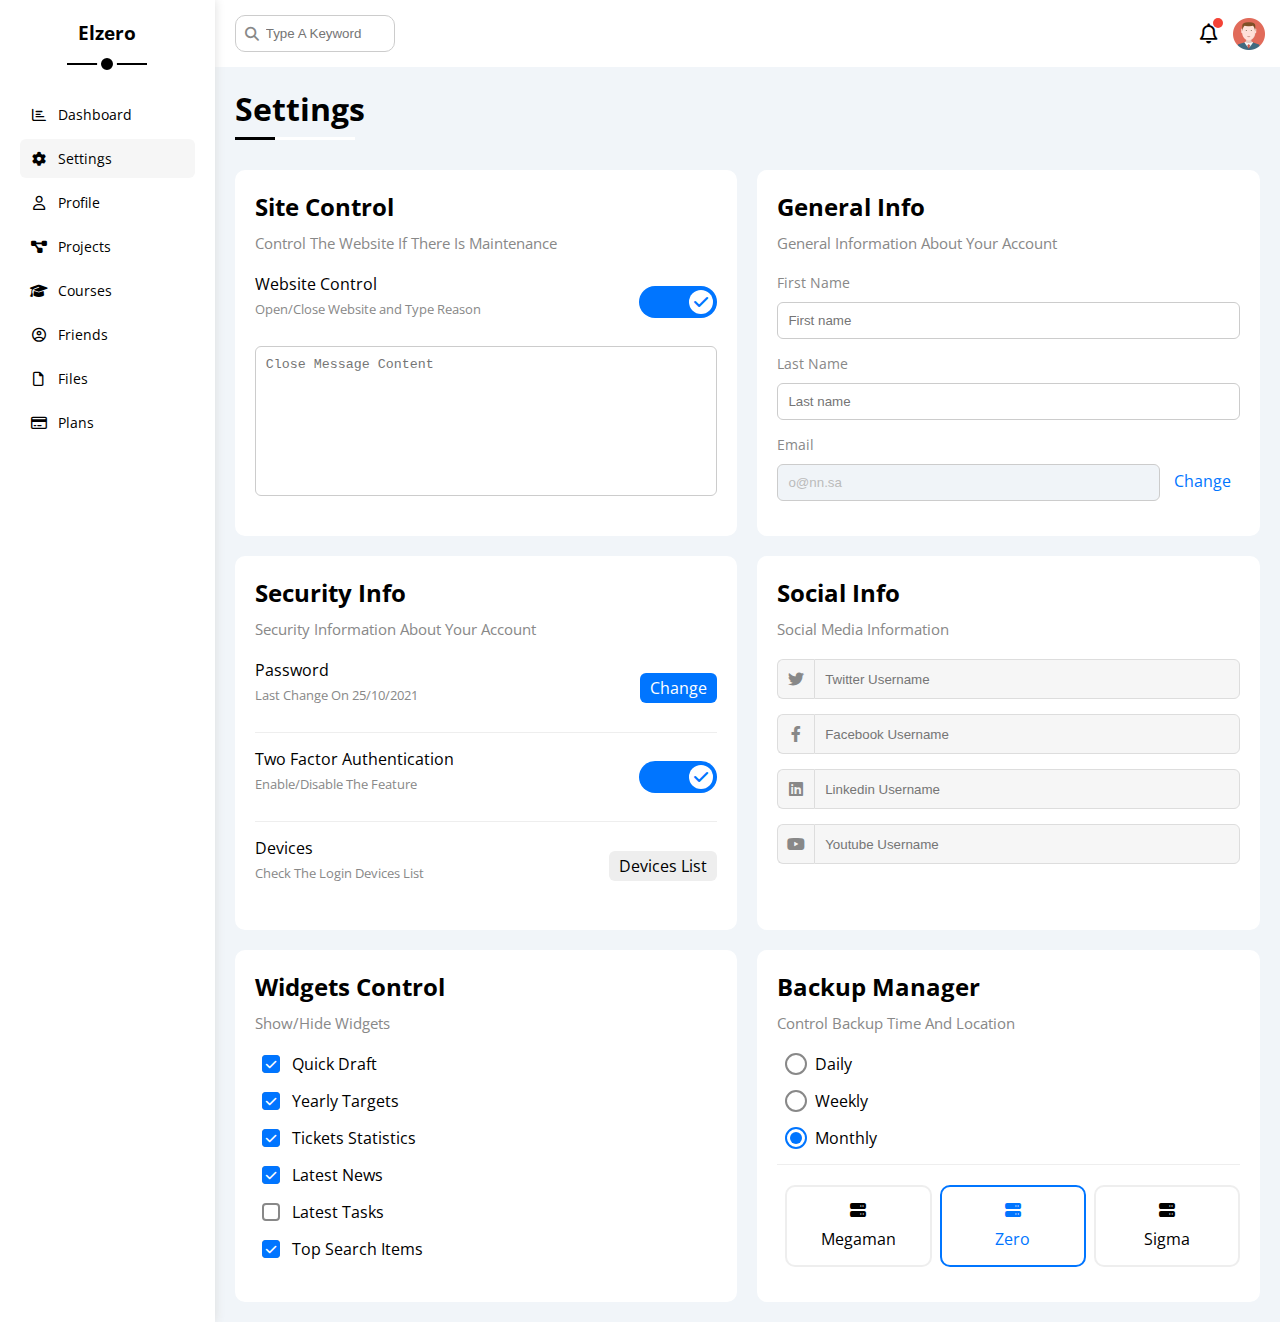
<file: settings.html>
<!DOCTYPE html>
<html lang="en">
  <head>
    <meta charset="UTF-8" />
    <meta http-equiv="X-UA-Compatible" content="IE=edge" />
    <meta name="viewport" content="width=device-width, initial-scale=1.0" />
    <title>Settings</title>
    <link rel="stylesheet" href="css/all.min.css" />
    <link rel="stylesheet" href="css/framework.css" />
    <link rel="stylesheet" href="css/master.css" />
    <link rel="preconnect" href="https://fonts.googleapis.com" />
    <link rel="preconnect" href="https://fonts.gstatic.com" crossorigin />
    <link
      href="https://fonts.googleapis.com/css2?family=Open+Sans:wght@300;500&display=swap"
      rel="stylesheet"
    />
  </head>
  <body>
    <div class="page d-flex">
      <div class="sidebar bg-white p-20 p-relative">
        <h3 class="p-relative txt-c mt-0">Elzero</h3>
        <ul>
          <li>
            <a
              class="d-flex align-center fs-14 c-black rad-6 p-10"
              href="index.html"
            >
              <i class="fa-regular fa-chart-bar fa-fw"></i>
              <span>Dashboard</span>
            </a>
          </li>
          <li>
            <a
              class="active d-flex align-center fs-14 c-black rad-6 p-10"
              href="settings.html"
            >
              <i class="fa-solid fa-gear fa-fw"></i>
              <span>Settings</span>
            </a>
          </li>
          <li>
            <a
              class="d-flex align-center fs-14 c-black rad-6 p-10"
              href="profile.html"
            >
              <i class="fa-regular fa-user fa-fw"></i>
              <span>Profile</span>
            </a>
          </li>
          <li>
            <a
              class="d-flex align-center fs-14 c-black rad-6 p-10"
              href="projects.html"
            >
              <i class="fa-solid fa-diagram-project fa-fw"></i>
              <span>Projects</span>
            </a>
          </li>
          <li>
            <a
              class="d-flex align-center fs-14 c-black rad-6 p-10"
              href="courses.html"
            >
              <i class="fa-solid fa-graduation-cap fa-fw"></i>
              <span>Courses</span>
            </a>
          </li>
          <li>
            <a
              class="d-flex align-center fs-14 c-black rad-6 p-10"
              href="friends.html"
            >
              <i class="fa-regular fa-circle-user fa-fw"></i>
              <span>Friends</span>
            </a>
          </li>
          <li>
            <a
              class="d-flex align-center fs-14 c-black rad-6 p-10"
              href="files.html"
            >
              <i class="fa-regular fa-file fa-fw"></i>
              <span>Files</span>
            </a>
          </li>
          <li>
            <a
              class="d-flex align-center fs-14 c-black rad-6 p-10"
              href="plans.html"
            >
              <i class="fa-regular fa-credit-card fa-fw"></i>
              <span>Plans</span>
            </a>
          </li>
        </ul>
      </div>
      <div class="content w-full">
        <!-- Start Head -->
        <div class="head bg-white p-15 between-flex">
          <div class="search p-relative">
            <input class="p-10" type="search" placeholder="Type A Keyword" />
          </div>
          <div class="icons d-flex align-center">
            <span class="notification p-relative">
              <i class="fa-regular fa-bell fa-lg"></i>
            </span>
            <img src="imgs/avatar.png" alt="" />
          </div>
        </div>
        <!-- End Head -->
        <h1 class="p-relative">Settings</h1>
        <div class="settings-page m-20 d-grid gap-20">
          <!-- Start Settings Box -->
          <div class="p-20 bg-white rad-10">
            <h2 class="mt-0 mb-10">Site Control</h2>
            <p class="mt-0 mb-20 c-grey fs-15">
              Control The Website If There Is Maintenance
            </p>
            <div class="mb-15 between-flex">
              <div>
                <span>Website Control</span>
                <p class="c-grey mt-5 mb-0 fs-13">
                  Open/Close Website and Type Reason
                </p>
              </div>
              <div>
                <label>
                  <input type="checkbox" class="toggle-checkbox" checked />
                  <div class="toggle-switch"></div>
                </label>
              </div>
            </div>
            <textarea
              class="close-message b-none p-10 rad-6 d-block w-full"
              placeholder="Close Message Content"
            ></textarea>
          </div>
          <!-- End Settings Box -->
          <!-- Start Settings Box -->
          <div class="p-20 bg-white rad-10">
            <h2 class="mt-0 mb-10">General Info</h2>
            <p class="mt-0 mb-20 c-grey fs-15">
              General Information About Your Account
            </p>
            <div class="mb-15">
              <label class="fs-14 c-grey d-block mb-10" for="first"
                >First Name</label
              >
              <input
                type="text"
                class="b-none p-10 rad-6 border-ccc d-block w-full"
                id="first"
                placeholder="First name"
              />
            </div>
            <div class="mb-15">
              <label class="fs-14 c-grey d-block mb-10" for="last"
                >Last Name</label
              >
              <input
                type="text"
                class="b-none p-10 rad-6 border-ccc d-block w-full"
                id="last"
                placeholder="Last name"
              />
            </div>
            <div class="mb-15">
              <label class="fs-14 c-grey d-block mb-10" for="email"
                >Email</label
              >
              <input
                type="email"
                class="email b-none p-10 rad-6 border-ccc w-full mr-10"
                id="email"
                value="o@nn.sa"
                disabled
              />
              <a class="c-blue" href="#">Change</a>
            </div>
          </div>
          <!-- End Settings Box -->
          <!-- Start Settings Box -->
          <div class="p-20 bg-white rad-10">
            <h2 class="mt-0 mb-10">Security Info</h2>
            <p class="mt-0 mb-20 c-grey fs-15">
              Security Information About Your Account
            </p>
            <div class="sec-box mb-15 between-flex">
              <div>
                <span>Password</span>
                <p class="c-grey mt-5 mb-0 fs-13">Last Change On 25/10/2021</p>
              </div>
              <a href="#" class="button bg-blue c-white btn-shape">Change</a>
            </div>

            <div class="sec-box mb-15 between-flex">
              <div>
                <span>Two Factor Authentication</span>
                <p class="c-grey mt-5 mb-0 fs-13">Enable/Disable The Feature</p>
              </div>
              <label>
                <input type="checkbox" class="toggle-checkbox" checked />
                <div class="toggle-switch"></div>
              </label>
            </div>

            <div class="sec-box between-flex">
              <div>
                <span>Devices</span>
                <p class="c-grey mt-5 mb-0 fs-13">
                  Check The Login Devices List
                </p>
              </div>
              <a href="#" class="bg-eee c-black btn-shape">Devices List</a>
            </div>
          </div>
          <!-- End Settings Box -->
          <!-- Start Settings Box -->
          <div class="social-boxes p-20 bg-white rad-10">
            <h2 class="mt-0 mb-10">Social Info</h2>
            <p class="mt-0 mb-20 c-grey fs-15">Social Media Information</p>
            <div class="d-flex align-center mb-15">
              <i class="fa-brands fa-twitter center-flex c-grey"></i>
              <input
                class="w-full"
                type="text"
                placeholder="Twitter Username"
              />
            </div>
            <div class="d-flex align-center mb-15">
              <i class="fa-brands fa-facebook-f center-flex c-grey"></i>
              <input
                class="w-full"
                type="text"
                placeholder="Facebook Username"
              />
            </div>
            <div class="d-flex align-center mb-15">
              <i class="fa-brands fa-linkedin center-flex c-grey"></i>
              <input
                class="w-full"
                type="text"
                placeholder="Linkedin Username"
              />
            </div>
            <div class="d-flex align-center">
              <i class="fa-brands fa-youtube center-flex c-grey"></i>
              <input
                class="w-full"
                type="text"
                placeholder="Youtube Username"
              />
            </div>
          </div>
          <!-- End Settings Box -->
          <!-- Start Settings Box -->
          <div class="widgets-control p-20 bg-white rad-10">
            <h2 class="mt-0 mb-10">Widgets Control</h2>
            <p class="mt-0 mb-20 c-grey fs-15">Show/Hide Widgets</p>
            <div class="control d-flex align-center mb-15">
              <input type="checkbox" id="one" checked />
              <label for="one">Quick Draft</label>
            </div>
            <div class="control d-flex align-center mb-15">
              <input type="checkbox" id="two" checked />
              <label for="two">Yearly Targets</label>
            </div>
            <div class="control d-flex align-center mb-15">
              <input type="checkbox" id="three" checked />
              <label for="three">Tickets Statistics</label>
            </div>
            <div class="control d-flex align-center mb-15">
              <input type="checkbox" id="four" checked />
              <label for="four">Latest News</label>
            </div>
            <div class="control d-flex align-center mb-15">
              <input type="checkbox" id="five" />
              <label for="five">Latest Tasks</label>
            </div>
            <div class="control d-flex align-center mb-15">
              <input type="checkbox" id="six" checked />
              <label for="six">Top Search Items</label>
            </div>
          </div>
          <!-- End Settings Box -->
          <!-- Start Settings Box -->
          <div class="backup-control p-20 bg-white rad-10">
            <h2 class="mt-0 mb-10">Backup Manager</h2>
            <p class="mt-0 mb-20 c-grey fs-15">
              Control Backup Time And Location
            </p>
            <div class="date d-flex align-center mb-15">
              <input type="radio" name="time" id="daily" checked />
              <label for="daily">Daily</label>
            </div>
            <div class="date d-flex align-center mb-15">
              <input type="radio" name="time" id="weekly" checked />
              <label for="weekly">Weekly</label>
            </div>
            <div class="date d-flex align-center mb-15">
              <input type="radio" name="time" id="monthly" checked />
              <label for="monthly">Monthly</label>
            </div>

            <div class="servers d-flex align-center txt-c">
              <input type="radio" name="servers" id="server-one" />
              <div class="server mb-15 rad-10 w-full">
                <label class="d-block m-15" for="server-one">
                  <i class="fa-solid fa-server d-block mb-10"></i>
                  Megaman
                </label>
              </div>

              <input
                type="radio"
                checked
                name="servers"
                id="server-two"
                checked
              />
              <div class="server mb-15 rad-10 w-full">
                <label class="d-block m-15" for="server-two">
                  <i class="fa-solid fa-server d-block mb-10"></i>
                  Zero
                </label>
              </div>

              <input type="radio" name="servers" id="server-three" />
              <div class="server mb-15 rad-10 w-full">
                <label class="d-block m-15" for="server-three">
                  <i class="fa-solid fa-server d-block mb-10"></i>
                  Sigma
                </label>
              </div>
            </div>
          </div>
          <!-- End Settings Box -->
        </div>
      </div>
    </div>
  </body>
</html>
</file>
<file: css/framework.css>
:root {
  --blue-color: #0075ff;
  --blue-alt-color: #0d69d5;
  --orange-color: #f59e0b;
  --green-color: #22c55e;
  --red-color: #f44336;
  --grey-color: #888;
}
/* Start Box */
.d-flex {
  display: flex;
}
.f-wrap {
  flex-wrap: wrap;
}
.align-center {
  align-items: center;
}
.space-between {
  justify-content: space-between;
}
.d-grid {
  display: grid;
}
.gap-20 {
  gap: 20px;
}
.d-block {
  display: block;
}
@media (max-width: 767px) {
  .block-mobile {
    display: block;
  }
  .hide-mobile {
    display: none;
  }
}
/* End Box */
/* Start Padding + Margin */
.p-10 {
  padding: 10px;
}
.p-15 {
  padding: 15px;
}
.p-20 {
  padding: 20px;
}
.pt-10 {
  padding-top: 10px;
}
.pt-15 {
  padding-top: 15px;
}
.pt-20 {
  padding-top: 20px;
}
.pb-10 {
  padding-bottom: 10px;
}
.pb-15 {
  padding-bottom: 15px;
}
.pb-20 {
  padding-bottom: 20px;
}
.pl-15 {
  padding-left: 15px;
}
.m-0 {
  margin: 0;
}
.m-15 {
  margin: 15px;
}
.m-20 {
  margin: 20px;
}
.mt-0 {
  margin-top: 0;
}
.mt-5 {
  margin-top: 5px;
}
.mt-10 {
  margin-top: 10px;
}
.mt-15 {
  margin-top: 15px;
}
.mt-20 {
  margin-top: 20px;
}
.mt-25 {
  margin-top: 25px;
}
.mr-10 {
  margin-right: 10px;
}
.mr-15 {
  margin-right: 15px;
}
.mb-5 {
  margin-bottom: 5px;
}
.mb-10 {
  margin-bottom: 10px;
}
.mb-15 {
  margin-bottom: 15px;
}
.mb-20 {
  margin-bottom: 20px;
}
.mb-25 {
  margin-bottom: 25px;
}
/* End Padding + Margin */
/* Start Color */
.c-black {
  color: black;
}
.c-white {
  color: white;
}
.c-grey {
  color: var(--grey-color);
}
.c-red {
  color: var(--red-color);
}
.c-green {
  color: var(--green-color);
}
.c-blue {
  color: var(--blue-color);
}
.c-orange {
  color: var(--orange-color);
}
.bg-red {
  background-color: var(--red-color);
}
.bg-green {
  background-color: var(--green-color);
}
.bg-blue {
  background-color: var(--blue-color);
}
.bg-orange {
  background-color: var(--orange-color);
}
.bg-white {
  background-color: white;
}
.bg-eee {
  background-color: #eee;
}
/* End Color */
/* Start Position */
.p-relative {
  position: relative;
}
.p-absolute {
  position: absolute;
}
/* End Position */
/* Start Font */
.txt-c {
  text-align: center;
}
.fs-13 {
  font-size: 13px;
}
.fs-14 {
  font-size: 14px;
}
.fs-15 {
  font-size: 15px;
}
.fs-25 {
  font-size: 25px;
}
.fw-bold {
  font-weight: bold;
}
@media (max-width: 767px) {
  .txt-c-mobile {
    text-align: center;
  }
}
/* End Font */
/* Start Border */
.rad-6 {
  border-radius: 6px;
}
.rad-10 {
  border-radius: 10px;
}
.rad-half {
  border-radius: 50%;
}
.b-none {
  border: none;
}
.border-ccc {
  border: 1px solid #ccc;
}
.border-eee {
  border: 1px solid #eee;
}

/* End Border */
/* Start Width + Height */
.w-full {
  width: 100%;
}
.w-100 {
  width: 100px;
}
.w-fit {
  width: fit-content;
}
.h-full {
  height: 100%;
}
.h-100 {
  height: 100px;
}
/* End Width + Height */
/* Start Components */
.center-flex {
  display: flex;
  align-items: center;
  justify-content: center;
}
.between-flex {
  display: flex;
  align-items: center;
  justify-content: space-between;
}
.btn-shape {
  padding: 4px 10px;
  border-radius: 6px;
}
/* End Components */
</file>
<file: css/master.css>
:root {
  --blue-color: #0075ff;
  --blue-alt-color: #0d69d5;
  --orange-color: #f59e0b;
  --green-color: #22c55e;
  --red-color: #f44336;
  --grey-color: #888;
}
* {
  box-sizing: border-box;
}
body {
  font-family: "Open Sans", sans-serif;
  margin: 0;
}
*:focus {
  outline: none;
}
a {
  text-decoration: none;
}
ul {
  list-style: none;
  padding: 0;
}
::-webkit-scrollbar {
  width: 15px;
}
::-webkit-scrollbar-track {
  background-color: white;
}
::-webkit-scrollbar-thumb {
  background-color: var(--blue-color);
}
::-webkit-scrollbar-thumb:hover {
  background-color: var(--blue-alt-color);
}
.page {
  background-color: #f1f5f9;
  min-height: 100vh;
}
/* Start Sidebar */
.sidebar {
  width: 250px;
  box-shadow: 0 0 10px #ddd;
}
.sidebar > h3 {
  margin-bottom: 50px;
}
.sidebar > h3::before,
.sidebar > h3::after {
  content: "";
  background-color: black;
  transform: translateX(-50%);
  position: absolute;
  left: 50%;
}
.sidebar > h3::before {
  width: 80px;
  height: 2px;
  bottom: -20px;
}
.sidebar > h3::after {
  bottom: -29px;
  width: 12px;
  height: 12px;
  border-radius: 50%;
  border: 4px solid white;
}
.sidebar ul li a {
  transition: 0.3s;
  margin-bottom: 5px;
}
.sidebar ul li a:hover,
.sidebar ul li a.active {
  background-color: #f6f6f6;
}
.sidebar ul li a span {
  font-size: 14px;
  margin-left: 10px;
}
@media (max-width: 767px) {
  .sidebar {
    width: 58px;
    padding: 10px;
  }
  .sidebar > h3 {
    font-size: 13px;
    margin-bottom: 15px;
  }
  .sidebar > h3::before,
  .sidebar > h3::after {
    display: none;
  }
  .sidebar ul li a span {
    display: none;
  }
}
/* End Sidebar */
/* Start Content */
.content {
  overflow: hidden;
}
.head .search::before {
  font-family: var(--fa-style-family-classic);
  content: "\f002";
  font-weight: 900;
  position: absolute;
  left: 15px;
  top: 50%;
  transform: translateY(-50%);
  font-size: 14px;
  color: var(--grey-color);
}
.head .search input {
  border: 1px solid #ccc;
  border-radius: 10px;
  margin-left: 5px;
  padding-left: 30px;
  width: 160px;
  transition: width 0.3s;
}
.head .search input:focus {
  width: 200px;
}
.head .search input:focus::placeholder {
  opacity: 0;
}
.head .icons .notification::before {
  content: "";
  position: absolute;
  width: 10px;
  height: 10px;
  background-color: var(--red-color);
  border-radius: 50%;
  right: -5px;
  top: -5px;
}
.head .icons img {
  width: 32px;
  height: 32px;
  margin-left: 15px;
}
.page h1 {
  margin: 20px 20px 40px;
}
.page h1::before,
.page h1::after {
  content: "";
  height: 3px;
  position: absolute;
  bottom: -10px;
  left: 0;
}
.page h1::before {
  background-color: white;
  width: 120px;
}
.page h1::after {
  background-color: black;
  width: 40px;
}
.wrapper {
  grid-template-columns: repeat(auto-fill, minmax(450px, 1fr));
  margin-left: 20px;
  margin-right: 20px;
  margin-bottom: 20px;
}
@media (max-width: 767px) {
  .wrapper {
    grid-template-columns: minmax(200px, 1fr);
    margin-left: 10px;
    margin-right: 10px;
    gap: 10px;
  }
}
/* End Content */
/* Start Welcome Widget */
.welcome {
  overflow: hidden;
}
.welcome .intro img {
  width: 200px;
  margin-bottom: -10px;
}
.welcome .avatar {
  width: 64px;
  height: 64px;
  border: 2px solid white;
  border-radius: 50%;
  padding: 2px;
  box-shadow: 0 0 5px #ddd;
  margin-left: 20px;
  margin-top: -32px;
}
.welcome .body {
  border-top: 1px solid #eee;
  border-bottom: 1px solid #eee;
}
.welcome .body > div {
  flex: 1;
}
.welcome .visit {
  margin: 0 15px 15px auto;
  transition: 0.3s;
}
.welcome .visit:hover {
  background-color: var(--blue-alt-color);
}
@media (max-width: 767px) {
  .welcome .intro {
    padding-bottom: 30px;
  }
  .welcome .avatar {
    margin-left: 0;
  }
  .welcome .body > div:not(:last-child) {
    margin-bottom: 20px;
  }
}
/* End Welcome Widget */
/* Start Quick Draft Widget */
.quick-draft textarea {
  resize: none;
  min-height: 180px;
}
.quick-draft .save {
  margin-left: auto;
  transition: 0.3s;
  cursor: pointer;
}
.quick-draft .save:hover {
  background-color: var(--blue-alt-color);
}
/* End Quick Draft Widget */
/* Start Targets */
.targets .target-row .icon {
  width: 80px;
  height: 80px;
  margin-right: 15px;
}
.targets .details {
  flex: 1;
}
.targets .details .progress {
  height: 4px;
}
.targets .details .progress > span {
  position: absolute;
  left: 0;
  top: 0;
  height: 100%;
}
.targets .details .progress > span span {
  position: absolute;
  bottom: 16px;
  right: -16px;
  color: white;
  padding: 2px 5px;
  border-radius: 6px;
  font-size: 13px;
}
.targets .details .progress > span span::after {
  content: "";
  border-color: transparent;
  border-width: 5px;
  border-style: solid;
  position: absolute;
  bottom: -10px;
  left: 50%;
  transform: translateX(-50%);
}
.targets .details .progress > .blue span::after {
  border-top-color: var(--blue-color);
}
.targets .details .progress > .orange span::after {
  border-top-color: var(--orange-color);
}
.targets .details .progress > .green span::after {
  border-top-color: var(--green-color);
}
.blue .icon,
.blue .progress {
  background-color: rgb(0 117 255 / 20%);
}
.orange .icon,
.orange .progress {
  background-color: rgb(245 158 11 / 20%);
}
.green .icon,
.green .progress {
  background-color: rgb(34 197 94 / 20%);
}
/* End Targets */
/* Start Tickets */
.tickets .box {
  border: 1px solid #ccc;
  width: calc(50% - 10px);
}
@media (max-width: 767px) {
  .tickets .box {
    width: 100%;
  }
}
/* End Tickets */
/* Start Latest News */
.latest-news .news-row:not(:last-of-type) {
  margin-bottom: 20px;
  padding-bottom: 20px;
  border-bottom: 1px solid #eee;
}
.latest-news .news-row img {
  width: 100px;
  border-radius: 6px;
  margin-right: 15px;
}
.latest-news .info {
  flex-grow: 1;
}
.latest-news .info h3 {
  margin: 0 0 6px;
  font-size: 16px;
}
@media (max-width: 767px) {
  .latest-news .news-row {
    display: block;
  }
  .latest-news .news-row .label {
    margin: 10px auto;
    width: fit-content;
  }
}
/* End Latest News */
/* Start Tasks */
.tasks .task-row:not(:last-of-type) {
  margin-bottom: 15px;
  padding-bottom: 15px;
  border-bottom: 1px solid #eee;
}
.tasks .info {
  flex-grow: 1;
}
.tasks .done {
  opacity: 0.3;
}
.tasks .done h3,
.tasks .done p {
  text-decoration: line-through;
}
.tasks .delete {
  cursor: pointer;
  transition: 0.3s;
}
.tasks .delete:hover {
  color: var(--red-color);
}
/* End Tasks */
/* Start Latest Uploads */
.latest-uploads ul li:not(:last-child) {
  border-bottom: 1px solid #eee;
}
.latest-uploads ul li img {
  width: 40px;
  height: 40px;
}
/* End Latest Uploads */
/* Start Last Project */
.last-project ul::before {
  content: "";
  position: absolute;
  left: 11px;
  width: 2px;
  height: 100%;
  background-color: var(--blue-color);
}
.last-project ul li::before {
  content: "";
  width: 20px;
  height: 20px;
  display: block;
  border-radius: 50%;
  background-color: white;
  border: 2px solid white;
  outline: 2px solid var(--blue-color);
  margin-right: 15px;
  z-index: 1;
}
.last-project ul li.done::before {
  background-color: var(--blue-color);
}
.last-project ul li.current::before {
  animation: change-color 0.8s infinite alternate;
}
.last-project .launch-icon {
  position: absolute;
  width: 160px;
  right: 0;
  bottom: 0;
  opacity: 0.1;
}
/* End Last Project */
/* Start Reminders */
.reminders ul li .key {
  width: 15px;
  height: 15px;
}
.reminders ul li > .blue {
  border-left: 2px solid var(--blue-color);
}
.reminders ul li > .green {
  border-left: 2px solid var(--green-color);
}
.reminders ul li > .orange {
  border-left: 2px solid var(--orange-color);
}
.reminders ul li > .red {
  border-left: 2px solid var(--red-color);
}
/* End Reminders */
/* Start Latest Post */
.latest-post .avatar {
  width: 48px;
  height: 48px;
}
.latest-post .post-content {
  text-transform: capitalize;
  line-height: 1.8;
  border-top: 1px solid #eee;
  border-bottom: 1px solid #eee;
  min-height: 140px;
}
/* End Latest Post */
/* Start Social Media */
.social-media .box {
  padding-left: 70px;
}
.social-media .box i {
  position: absolute;
  left: 0;
  top: 0;
  width: 52px;
  transition: 0.3s;
}
.social-media .box i:hover {
  transform: rotate(5deg);
}
.social-media .twitter {
  background-color: rgb(29 161 242 / 20%);
  color: #1da1f2;
}
.social-media .twitter i,
.social-media .twitter a {
  background-color: #1da1f2;
}
.social-media .facebook {
  background-color: rgb(24 119 242 / 20%);
  color: #1da1f2;
}
.social-media .facebook i,
.social-media .facebook a {
  background-color: #1877f2;
}
.social-media .youtube {
  background-color: rgb(255 0 0 / 20%);
  color: #ff0000;
}
.social-media .youtube i,
.social-media .youtube a {
  background-color: #ff0000;
}
.social-media .linkedin {
  background-color: rgb(0 119 181 / 20%);
  color: #0077b5;
}
.social-media .linkedin i,
.social-media .linkedin a {
  background-color: #0077b5;
}
/* End Social Media */
/* Start Projects Table */
.projects .responsive-table {
  overflow-x: auto;
}
.projects table {
  min-width: 1000px;
  border-spacing: 0;
}
.projects thead td {
  background-color: #eee;
  font-weight: bold;
}
.projects table td {
  padding: 15px;
}
.projects tbody td {
  border-bottom: 1px solid #eee;
  border-left: 1px solid #eee;
  transition: 0.3s;
}
.projects table tbody tr td:last-child {
  border-right: 1px solid #eee;
}
.projects tbody tr:hover td {
  background-color: #faf7f7;
}
.projects table img {
  width: 32px;
  height: 32px;
  border-radius: 50%;
  padding: 2px;
  background-color: white;
}
.projects table img:not(:first-child) {
  margin-left: -20px;
}
.projects table .label {
  font-size: 13px;
}
/* End Projects Table */
/* Start Settings */
.settings-page {
  grid-template-columns: repeat(auto-fill, minmax(500px, 1fr));
}
@media (max-width: 767px) {
  .settings-page {
    grid-template-columns: minmax(100px, 1fr);
    margin-left: 10px;
    margin-right: 10px;
    gap: 10px;
  }
}
.settings-page .close-message {
  border: 1px solid #ccc;
  resize: none;
  min-height: 150px;
}
.settings-page .email {
  display: inline-flex;
  width: calc(100% - 80px);
}
.settings-page .sec-box {
  padding-bottom: 15px;
}
.settings-page .sec-box:not(:last-of-type) {
  border-bottom: 1px solid #eee;
}
.settings-page .sec-box .button {
  transition: 0.3s;
}
.settings-page .sec-box .button:hover {
  background-color: var(--blue-alt-color);
}
.settings-page .social-boxes i {
  width: 40px;
  height: 40px;
  background-color: #f6f6f6;
  border: 1px solid #ddd;
  border-right: none;
  border-radius: 6px 0 0 6px;
  transition: 0.3s;
}
.settings-page .social-boxes input {
  height: 40px;
  background-color: #f6f6f6;
  border: 1px solid #ddd;
  padding-left: 10px;
  border-radius: 0 6px 6px 0;
}
.settings-page .social-boxes > div:focus-within i {
  color: black;
}
.widgets-control .control input[type="checkbox"] {
  -webkit-appearance: none;
  appearance: none;
}
.widgets-control .control label {
  padding-left: 30px;
  cursor: pointer;
  position: relative;
}
.widgets-control .control label::before,
.widgets-control .control label::after {
  position: absolute;
  left: 0;
  top: 50%;
  margin-top: -9px;
  border-radius: 4px;
}
.widgets-control .control label::before {
  content: "";
  width: 14px;
  height: 14px;
  border: 2px solid var(--grey-color);
}
.widgets-control .control label:hover::before {
  border-color: var(--blue-alt-color);
}
.widgets-control .control label::after {
  font-family: var(--fa-style-family-classic);
  content: "\f00c";
  font-weight: 900;
  background-color: var(--blue-color);
  color: white;
  font-size: 12px;
  width: 18px;
  height: 18px;
  display: flex;
  justify-content: center;
  align-items: center;
  transform: scale(0) rotate(360deg);
  transition: 0.3s;
}
.widgets-control .control input[type="checkbox"]:checked + label::after {
  transform: scale(1);
}
.backup-control input[type="radio"] {
  -webkit-appearance: none;
  appearance: none;
}
.backup-control .date label {
  padding-left: 30px;
  cursor: pointer;
  position: relative;
}
.backup-control .date label::before {
  content: "";
  position: absolute;
  top: 50%;
  left: 0;
  margin-top: -11px;
  width: 18px;
  height: 18px;
  border: 2px solid var(--grey-color);
  border-radius: 50%;
}
.backup-control .date label::after {
  content: "";
  position: absolute;
  left: 5px;
  top: 5px;
  width: 12px;
  height: 12px;
  background: var(--blue-color);
  border-radius: 50%;
  transition: 0.3s;
  transform: scale(0);
}
.backup-control .date input[type="radio"]:checked + label::before {
  border-color: var(--blue-color);
}
.backup-control .date input[type="radio"]:checked + label::after {
  transform: scale(1);
}
.backup-control .servers {
  border-top: 1px solid #eee;
  padding-top: 20px;
}
@media (max-width: 767px) {
  .backup-control .servers {
    flex-wrap: wrap;
  }
}
.backup-control .servers .server {
  border: 2px solid #eee;
  position: relative;
}
.backup-control .servers .server label {
  cursor: pointer;
}
.backup-control .servers input[type="radio"]:checked + .server {
  border-color: var(--blue-color);
  color: var(--blue-color);
}
.toggle-checkbox {
  -webkit-appearance: none;
  appearance: none;
  display: none;
}
.toggle-switch {
  background-color: #ccc;
  width: 78px;
  height: 32px;
  border-radius: 16px;
  position: relative;
  transition: 0.3s;
  cursor: pointer;
}
.toggle-switch::before {
  font-family: var(--fa-style-family-classic);
  content: "\f00d";
  font-weight: 900;
  background-color: white;
  width: 24px;
  height: 24px;
  position: absolute;
  border-radius: 50%;
  top: 4px;
  left: 4px;
  display: flex;
  justify-content: center;
  align-items: center;
  color: #aaa;
  transition: 0.3s;
}
.toggle-checkbox:checked + .toggle-switch {
  background-color: var(--blue-color);
}
.toggle-checkbox:checked + .toggle-switch::before {
  content: "\f00c";
  left: 50px;
  color: var(--blue-color);
}
.settings-page :disabled {
  cursor: no-drop;
  background-color: #f0f4f8;
  color: #bbb;
}
/* End Settings */
/* Start Profile Page */
@media (max-width: 767px) {
  .profile-page .overview {
    flex-direction: column;
  }
}
.profile-page .avatar-box {
  width: 300px;
}
@media (min-width: 768px) {
  .profile-page .avatar-box {
    border-right: 1px solid #eee;
  }
}
.profile-page .avatar-box > img {
  width: 120px;
  height: 120px;
}
.profile-page .avatar-box .level {
  height: 6px;
  overflow: hidden;
  margin: auto;
  width: 70%;
}
.profile-page .avatar-box .level span {
  position: absolute;
  left: 0;
  top: 0;
  height: 100%;
  background-color: var(--blue-color);
  border-radius: 6px;
}
.profile-page .info-box .box {
  flex-wrap: wrap;
  border-bottom: 1px solid #eee;
  transition: 0.3s;
}
.profile-page .info-box .box:hover {
  background-color: #f9f9f9;
}
.profile-page .info-box .box > div {
  min-width: 250px;
  padding: 10px 0 0;
}
.profile-page .info-box h4 {
  font-weight: normal;
}
/* Start Training Code */
.profile-page .info-box .toggle-switch {
  height: 20px;
}
@media (max-width: 767px) {
  .profile-page .info-box .toggle-switch {
    margin: auto;
  }
}
.profile-page .info-box .toggle-switch::before {
  width: 12px;
  height: 12px;
  font-size: 8px;
}
.profile-page .info-box .toggle-checkbox:checked + .toggle-switch::before {
  left: 62px;
}
/* End Training Code */
@media (max-width: 767px) {
  .profile-page .other-data {
    flex-direction: column;
  }
}
.profile-page .skills-card {
  flex-grow: 1;
}
.profile-page .skills-card ul li {
  padding: 15px 0;
}
.profile-page .skills-card ul li:not(:last-child) {
  border-bottom: 1px solid #eee;
}
.profile-page .skills-card ul li span {
  display: inline-flex;
  padding: 4px 10px;
  background-color: #eee;
  border-radius: 6px;
  font-size: 14px;
}
.profile-page .skills-card ul li span:not(:last-child) {
  margin-right: 5px;
}
.profile-page .activities {
  flex-grow: 2;
}
.profile-page .activity:not(:last-of-type) {
  border-bottom: 1px solid #eee;
  padding-bottom: 20px;
  margin-bottom: 20px;
}
.profile-page .activity img {
  width: 64px;
  height: 64px;
  margin-right: 10px;
}
@media (min-width: 768px) {
  .profile-page .activity .date {
    margin-left: auto;
    text-align: right;
  }
}
@media (max-width: 767px) {
  .profile-page .activity {
    flex-direction: column;
  }
  .profile-page .activity img {
    margin-right: 0;
    margin-bottom: 15px;
  }
  .profile-page .activity .date {
    margin-top: 15px;
  }
}
/* End Profile Page */
/* Start Projects Page */
.projects-page {
  grid-template-columns: repeat(auto-fill, minmax(500px, 1fr));
}
@media (max-width: 767px) {
  .projects-page {
    grid-template-columns: minmax(200px, 1fr);
    margin-left: 10px;
    margin-right: 10px;
    gap: 10px;
  }
}
.projects-page .project .date {
  position: absolute;
  right: 10px;
  top: 10px;
}
.projects-page .project h4 {
  font-weight: normal;
}
.projects-page .project .team {
  position: relative;
  min-height: 80px;
}
.projects-page .project .team a {
  position: absolute;
  left: 0;
  bottom: 0;
}
.projects-page .project .team a:nth-child(2) {
  left: 25px;
}
.projects-page .project .team a:nth-child(3) {
  left: 50px;
}
.projects-page .project .team a:nth-child(4) {
  left: 75px;
}
.projects-page .project .team a:nth-child(5) {
  left: 100px;
}
.projects-page .project .team a:hover {
  z-index: 1000;
}
.projects-page .project .team img {
  width: 40px;
  height: 40px;
  border-radius: 50%;
  border: 2px solid white;
}
.projects-page .project .do {
  justify-content: flex-end;
  border-top: 1px solid #eee;
  padding-top: 15px;
  margin-top: 15px;
}
@media (max-width: 767px) {
  .projects-page .project .do {
    flex-direction: column;
  }
}
.projects-page .project .do span {
  padding: 3px 8px;
  margin-left: 5px;
  width: fit-content;
}
@media (max-width: 767px) {
  .projects-page .project .do span:not(:last-child) {
    margin-bottom: 15px;
  }
}
.projects-page .project .info {
  border-top: 1px solid #eee;
  margin-top: 15px;
  padding-top: 15px;
}
@media (max-width: 767px) {
  .projects-page .project .info {
    flex-direction: column;
  }
}
.projects-page .project .prog {
  height: 8px;
  width: 260px;
  position: relative;
  border-radius: 6px;
}
@media (max-width: 767px) {
  .projects-page .project .prog {
    margin-bottom: 15px;
  }
}
.projects-page .project .prog span {
  position: absolute;
  left: 0;
  top: 0;
  height: 100%;
  border-radius: 6px;
}
/* End Projects Page */
/* Start Courses Page */
.courses-page {
  grid-template-columns: repeat(auto-fill, minmax(300px, 1fr));
}
@media (max-width: 767px) {
  .courses-page {
    grid-template-columns: minmax(200px, 1fr);
    margin-left: 10px;
    margin-right: 10px;
    gap: 10px;
  }
}
.courses-page .course {
  overflow: hidden;
}
.courses-page .course .cover {
  max-width: 100%;
}
.courses-page .course .instructor {
  position: absolute;
  width: 64px;
  height: 64px;
  border-radius: 50%;
  top: 20px;
  left: 20px;
  border: 2px solid white;
}
.courses-page .course .description {
  line-height: 1.6;
}
.courses-page .course .info {
  border-top: 1px solid #eee;
  font-size: 13px;
}
.courses-page .course .info .title {
  position: absolute;
  top: -13px;
  left: 50%;
  transform: translateX(-50%);
  font-size: 13px;
}
/* End Courses Page */
/* Start Friends Page */
.friends-page {
  grid-template-columns: repeat(auto-fill, minmax(300px, 1fr));
}
@media (max-width: 767px) {
  .friends-page {
    grid-template-columns: minmax(200px, 1fr);
    margin-left: 10px;
    margin-right: 10px;
    gap: 10px;
  }
}
.friends-page .contact {
  position: absolute;
  left: 10px;
  top: 10px;
}
.friends-page .contact i {
  background-color: #eee;
  padding: 10px;
  border-radius: 50%;
  color: #666;
  font-size: 13px;
  cursor: pointer;
  transition: 0.3s;
}
.friends-page .contact i:hover {
  background-color: var(--blue-color);
  color: white;
}
.friends-page .friend .icons {
  border-top: 1px solid #eee;
  border-bottom: 1px solid #eee;
  margin-top: 15px;
  margin-bottom: 15px;
  padding-top: 15px;
  padding-bottom: 15px;
}
.friends-page .friend .icons i {
  margin-right: 5px;
}
.friends-page .friend .icons .vip {
  position: absolute;
  right: 0;
  top: 50%;
  transform: translateY(-50%);
  font-size: 40px;
  opacity: 0.2;
}
/* End Friends Page */
/* Start Files Page */
.files-page {
  flex-direction: row-reverse;
  align-items: flex-start;
}
@media (max-width: 767px) {
  .files-page {
    flex-direction: column;
    align-items: normal;
  }
}
.files-page .files-stats {
  min-width: 260px;
}
.files-page .files-stats .icon {
  width: 40px;
  height: 40px;
  margin-right: 10px;
}
.files-page .files-stats .size {
  margin-left: auto;
}
.files-page .files-stats .blue {
  background-color: rgb(0 117 255 / 20%);
}
.files-page .files-stats .green {
  background-color: rgb(34 197 94 / 20%);
}
.files-page .files-stats .red {
  background-color: rgb(244 67 54 / 20%);
}
.files-page .files-stats .orange {
  background-color: rgb(245 158 11 / 20%);
}
.files-page .files-stats .upload {
  margin: 15px auto 0;
  padding: 10px 15px;
  transition: 0.3s;
}
.files-page .files-stats .upload:hover {
  background-color: var(--blue-alt-color);
}
.files-page .files-stats .upload:hover i {
  animation: go-up 0.8s infinite;
}
.files-page .files-content {
  flex: 1;
  grid-template-columns: repeat(auto-fill, minmax(200px, 1fr));
}
.files-page .files-content img {
  width: 64px;
  height: 64px;
  transition: 0.3s;
}
.files-page .files-content .file:hover img {
  transform: rotate(5deg);
}
.files-page .files-content .info {
  border-top: 1px solid #eee;
}
/* End Files Page */
/* Start Plans Page */
.plans-page {
  grid-template-columns: repeat(auto-fill, minmax(450px, 1fr));
}
@media (max-width: 767px) {
  .plans-page {
    grid-template-columns: minmax(250px, 1fr);
    margin-left: 10px;
    margin-right: 10px;
    gap: 10px;
  }
}
.plans-page .plan .top {
  border: 3px solid white;
  outline: 3px solid transparent;
}
.plans-page .plan.green .top {
  outline-color: var(--green-color);
}
.plans-page .plan.blue .top {
  outline-color: var(--blue-color);
}
.plans-page .plan.orange .top {
  outline-color: var(--orange-color);
}
.plans-page .plan .price {
  position: relative;
  font-size: 40px;
  width: fit-content;
  margin: auto;
}
.plans-page .plan .price span {
  position: absolute;
  left: -20px;
  top: 0;
  font-size: 25px;
}
.plans-page .plan ul li {
  padding: 15px 0;
  display: flex;
  align-items: center;
  font-size: 15px;
  border-bottom: 1px solid #eee;
}
.plans-page .plan ul li .yes {
  color: var(--green-color);
}
.plans-page .plan ul li i:not(.yes, .help) {
  color: var(--red-color);
}
.plans-page .plan ul li i:first-child {
  font-size: 18px;
  margin-right: 5px;
}
.plans-page .plan ul li .help {
  color: var(--grey-color);
  margin-left: auto;
  cursor: pointer;
}
/* End Plans Page */
/* Start Animation */
@keyframes change-color {
  from {
    background-color: var(--blue-color);
  }
  to {
    background-color: white;
  }
}
@keyframes go-up {
  0%,
  100% {
    transform: translateY(0);
  }
  50% {
    transform: translateY(-5px);
  }
}
/* End Animation */
</file>
